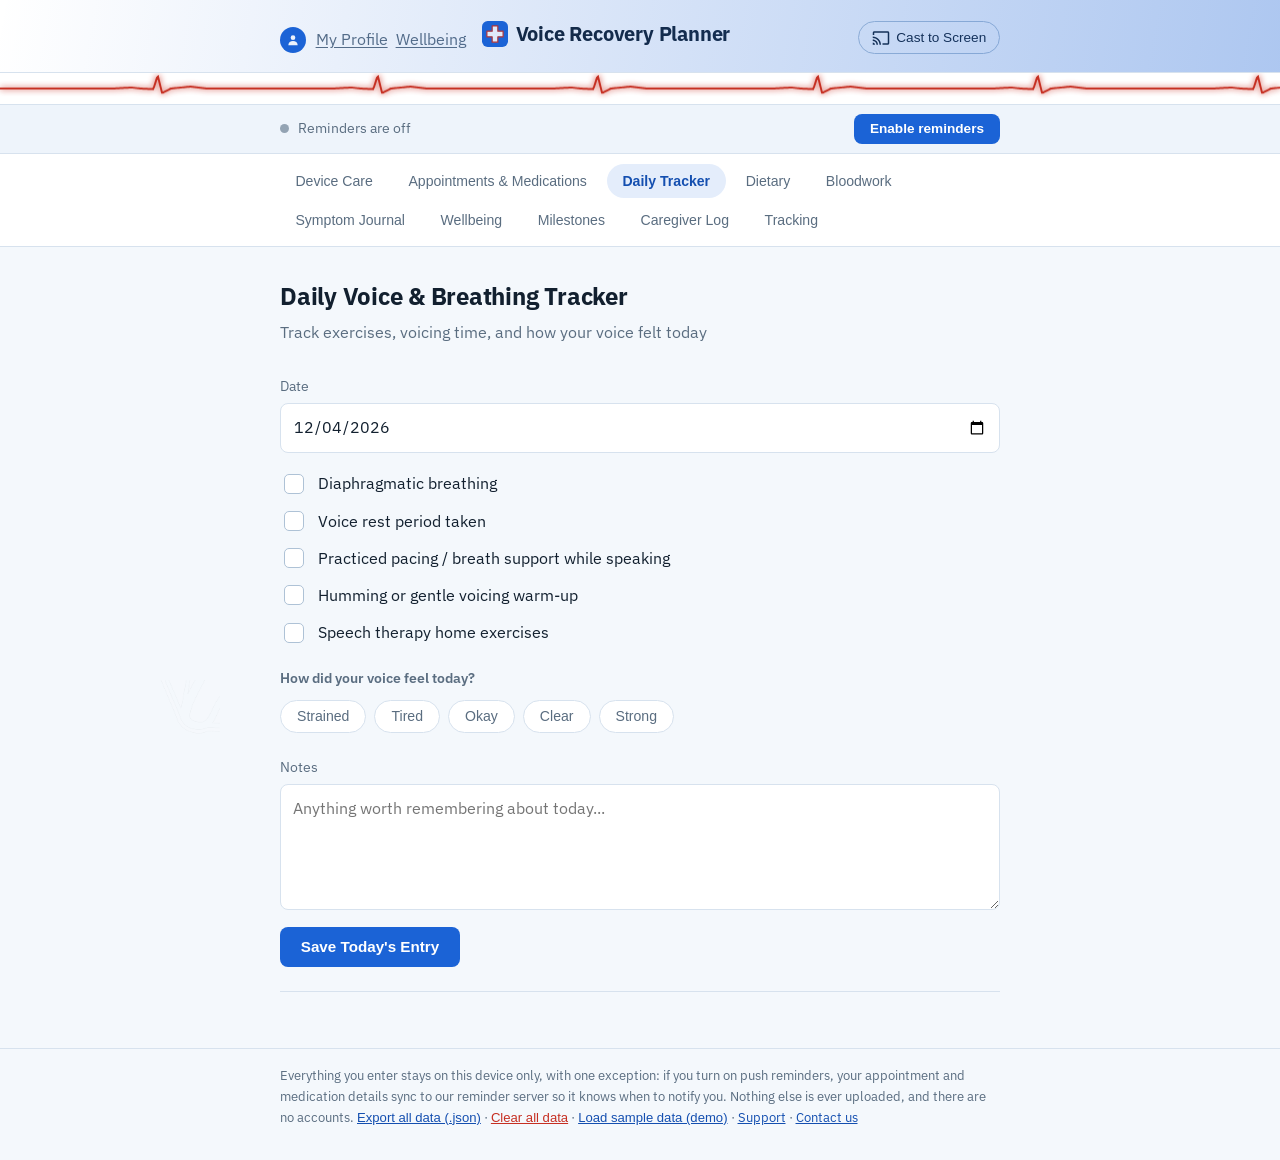
<file: index.html>
<!doctype html>
<html lang="en">
<head>
<meta charset="UTF-8">
<meta name="viewport" content="width=device-width, initial-scale=1.0">
<title>Voice Recovery Planner</title>
<meta name="description" content="A daily companion app for life after laryngectomy — voice tracking, device care, appointments, medications, and recovery milestones.">
<link rel="icon" type="image/svg+xml" href="favicon.svg">
<link rel="preconnect" href="https://fonts.googleapis.com">
<link rel="preconnect" href="https://fonts.gstatic.com" crossorigin>
<link href="https://fonts.googleapis.com/css2?family=IBM+Plex+Mono:wght@400;500;600&family=IBM+Plex+Sans:wght@400;500;600;700&display=swap" rel="stylesheet">
<link rel="stylesheet" href="style.css?v=20">
</head>
<body>

<header class="app-header">
  <div class="wrap">
    <div class="profile-lockup">
      <button class="avatar profile-nav-link" data-jump="profile" aria-label="My Profile">
        <svg width="14" height="14" viewBox="0 0 24 24" aria-hidden="true">
          <circle cx="12" cy="8" r="4" fill="currentColor"/>
          <path d="M4,21 C4,16 7.5,13.5 12,13.5 C16.5,13.5 20,16 20,21" fill="currentColor"/>
        </svg>
      </button>
      <nav class="profile-nav">
        <button class="profile-nav-link" data-jump="profile">My Profile</button>
        <button class="profile-nav-link" data-jump="wellbeing">Wellbeing</button>
      </nav>
    </div>
    <span class="logo-lockup">
      <svg width="26" height="26" viewBox="0 0 64 64" aria-hidden="true">
        <rect width="64" height="64" rx="14" fill="var(--accent)"/>
        <path d="M25,12 H39 V25 H52 V39 H39 V52 H25 V39 H12 V25 H25 Z"
              fill="#ffffff" stroke="var(--heartbeat)" stroke-width="3" stroke-linejoin="round"/>
      </svg>
      <span class="title">Voice Recovery Planner</span>
    </span>
    <button type="button" id="cast-btn" class="cast-btn" aria-haspopup="dialog">
      <svg width="18" height="18" viewBox="0 0 24 24" aria-hidden="true">
        <path fill="currentColor" d="M1 18v3h3c0-1.66-1.34-3-3-3zm0-4v2c2.76 0 5 2.24 5 5h2c0-3.87-3.13-7-7-7zm0-4v2c4.97 0 9 4.03 9 9h2c0-6.08-4.93-11-11-11zm20-7H3c-1.1 0-2 .9-2 2v3h2V5h18v14h-7v2h7c1.1 0 2-.9 2-2V5c0-1.1-.9-2-2-2z"/>
      </svg>
      <span>Cast to Screen</span>
    </button>
  </div>
</header>

<div id="cast-popover" class="cast-popover" hidden>
  <div class="cast-popover-inner">
    <button type="button" id="cast-popover-close" class="cast-popover-close" aria-label="Close">&times;</button>
    <h3>Cast this page to a TV</h3>
    <p>Your browser can send this tab to any Chromecast, smart TV, or streaming stick on the same Wi-Fi:</p>
    <ol>
      <li>Look for the <strong>Cast icon</strong> in your browser's address bar (or open the <strong>&#8942;</strong> menu and choose <strong>Cast...</strong>)</li>
      <li>Pick your TV or device from the list</li>
      <li>This tab will mirror to the screen &mdash; everything stays live as you use the app</li>
    </ol>
  </div>
</div>
<canvas id="ecg-canvas"></canvas>

<div class="reminders-bar">
  <div class="wrap">
    <span class="status-line">
      <span id="reminders-dot" class="status-dot"></span>
      <span id="reminders-status">Reminders are off</span>
    </span>
    <button id="reminders-toggle" class="save-btn small">Enable reminders</button>
  </div>
</div>

<nav class="tabs">
  <div class="wrap tabs-scroll">
    <button class="tab tab-hidden" data-tab="profile">Profile</button>
    <button class="tab" data-tab="device">Device Care</button>
    <button class="tab" data-tab="appointments">Appointments &amp; Medications</button>
    <button class="tab active" data-tab="daily">Daily Tracker</button>
    <button class="tab" data-tab="dietary">Dietary</button>
    <button class="tab" data-tab="bloodwork">Bloodwork</button>
    <button class="tab" data-tab="journal">Symptom Journal</button>
    <button class="tab" data-tab="wellbeing">Wellbeing</button>
    <button class="tab" data-tab="milestones">Milestones</button>
    <button class="tab" data-tab="caregiver">Caregiver Log</button>
    <button class="tab" data-tab="tracking">Tracking</button>
  </div>
</nav>

<main class="wrap">

  <!-- PROFILE -->
  <section id="profile" class="panel">
    <h2>Profile</h2>
    <p class="subtitle">Background info worth having on hand — for new providers, or for you to look back on</p>

    <label class="field">Name <span class="field-optional">(optional — only used on the printed report)</span>
      <input type="text" id="profile-name" placeholder="Your name">
    </label>

    <p class="field-label">What led to your voice loss?</p>
    <div class="pill-group" id="profile-cause" data-group="profile-cause">
      <button data-value="Total Laryngectomy">Total Laryngectomy</button>
      <button data-value="Partial Laryngectomy">Partial Laryngectomy</button>
      <button data-value="Tracheostomy only">Tracheostomy only</button>
      <button data-value="Vocal Cord Paralysis">Vocal Cord Paralysis</button>
      <button data-value="Glossectomy / Oral Cancer Surgery">Glossectomy / Oral Cancer Surgery</button>
      <button data-value="ALS / Neurological">ALS / Neurological</button>
      <button data-value="Other">Other</button>
    </div>

    <label class="field">Diagnosis date
      <input type="date" id="profile-diagnosis-date">
    </label>
    <label class="field">Surgery / procedure date
      <input type="date" id="profile-surgery-date">
    </label>
    <label class="field">Tracheostomy date <span class="field-optional">(if different from surgery date)</span>
      <input type="date" id="profile-tracheostomy-date">
    </label>

    <p class="field-label">Current primary way you communicate</p>
    <div class="pill-group" id="profile-communication" data-group="profile-communication">
      <button data-value="Voice device (TEP)">Voice device (TEP)</button>
      <button data-value="Electrolarynx">Electrolarynx</button>
      <button data-value="Esophageal Speech">Esophageal Speech</button>
      <button data-value="ASL">ASL</button>
      <button data-value="Writing / notes app">Writing / notes app</button>
      <button data-value="Text-to-speech app">Text-to-speech app</button>
      <button data-value="Gestures">Gestures</button>
      <button data-value="Still learning">Still learning</button>
      <button data-value="Other">Other</button>
    </div>

    <label class="field">ENT / surgeon name &amp; phone
      <input type="text" id="profile-ent" placeholder="Dr. name, phone number">
    </label>
    <label class="field">Speech-language pathologist (SLP) name &amp; phone
      <input type="text" id="profile-slp" placeholder="Name, phone number">
    </label>
    <label class="field">Anything else your care team should know
      <textarea id="profile-notes" rows="4" placeholder="Allergies, other conditions, anything a new provider should know right away..."></textarea>
    </label>
    <button class="save-btn" data-save="profile">Save Profile</button>
  </section>

  <!-- DAILY VOICE & BREATHING TRACKER -->
  <section id="daily" class="panel active">
    <h2>Daily Voice &amp; Breathing Tracker</h2>
    <p class="subtitle">Track exercises, voicing time, and how your voice felt today</p>
    <label class="field">Date
      <input type="date" id="daily-date">
    </label>
    <div class="checklist" id="daily-checklist">
      <label><input type="checkbox" data-key="daily-diaphragmatic"> Diaphragmatic breathing</label>
      <label><input type="checkbox" data-key="daily-restperiod"> Voice rest period taken</label>
      <label><input type="checkbox" data-key="daily-pacing"> Practiced pacing / breath support while speaking</label>
      <label><input type="checkbox" data-key="daily-humming"> Humming or gentle voicing warm-up</label>
      <label><input type="checkbox" data-key="daily-therapy"> Speech therapy home exercises</label>
    </div>
    <p class="field-label">How did your voice feel today?</p>
    <div class="pill-group" id="daily-scale" data-group="daily-feel">
      <button data-value="Strained">Strained</button>
      <button data-value="Tired">Tired</button>
      <button data-value="Okay">Okay</button>
      <button data-value="Clear">Clear</button>
      <button data-value="Strong">Strong</button>
    </div>
    <label class="field">Notes
      <textarea id="daily-notes" rows="4" placeholder="Anything worth remembering about today..."></textarea>
    </label>
    <button class="save-btn" data-save="daily">Save Today's Entry</button>
    <div class="history" id="daily-history"></div>
  </section>

  <!-- DEVICE CARE SCHEDULE -->
  <section id="device" class="panel">
    <h2>Voice Device Care Schedule</h2>
    <p class="subtitle">Daily cleaning, weekly refurbishing, and resupply — never miss a step</p>

    <p class="field-label">Which device(s) do you use?</p>
    <div class="checklist" id="device-type-checklist">
      <label><input type="checkbox" data-key="devicetype-laryngectomy"> Laryngectomy (stoma / HME)</label>
      <label><input type="checkbox" data-key="devicetype-larytube"> Laryngectomy tube (lary tube)</label>
      <label><input type="checkbox" data-key="devicetype-tep"> TEP (voice prosthesis)</label>
      <label><input type="checkbox" data-key="devicetype-avavoice"> Ava Voice</label>
      <label><input type="checkbox" data-key="devicetype-mira"> Mira</label>
      <label><input type="checkbox" data-key="devicetype-electrolarynx"> Electrolarynx</label>
    </div>

    <div class="card">
      <h3>Today</h3>
      <label><input type="checkbox" id="device-cleaned-today"> Cleaned overnight (before bed)</label>
    </div>

    <div class="card">
      <h3>This Week</h3>
      <div class="week-grid" id="device-week"></div>
    </div>

    <div class="card">
      <h3>Stoma Care</h3>
      <div class="checklist" id="stoma-care-checklist">
        <label><input type="checkbox" data-key="stomacare-hme"> HME / filter changed</label>
        <label><input type="checkbox" data-key="stomacare-cleaned"> Stoma cleaned</label>
        <label><input type="checkbox" data-key="stomacare-seal"> Baseplate / adhesive seal checked</label>
        <label><input type="checkbox" data-key="stomacare-humidification"> Humidification used</label>
        <label><input type="checkbox" data-key="stomacare-mucus"> Checked for excess mucus / crusting</label>
        <label><input type="checkbox" data-key="stomacare-cover"> Stoma cover / bib worn</label>
      </div>
    </div>

    <div class="card hidden" id="device-larytube-card">
      <h3>Lary Tube Details</h3>
      <label class="field">Lary tube size
        <input type="text" id="device-larytube-size" placeholder="e.g. 8mm diameter, or brand/model">
      </label>
    </div>

    <div class="card hidden" id="device-electrolarynx-card">
      <h3>Electrolarynx Details</h3>
      <label class="field">Battery last charged / replaced
        <input type="date" id="device-electrolarynx-battery">
      </label>
    </div>

    <div class="card">
      <h3>Every 6 Months</h3>
      <label class="field">Last resupply ordered
        <input type="date" id="device-last-resupply">
      </label>
      <label class="field">Next resupply due
        <input type="date" id="device-next-resupply">
      </label>
    </div>

    <div class="card hidden" id="device-membrane-card">
      <h3>Membrane Replacement (Ava Voice / Mira)</h3>
      <label class="field">Last replaced
        <input type="date" id="device-last-membrane">
      </label>
      <label class="field">Next due
        <input type="date" id="device-next-membrane">
      </label>
    </div>

    <div class="card hidden" id="device-unit-card">
      <h3>Unit Replacement (Ava Voice / Mira)</h3>
      <label class="field">Last replaced
        <input type="date" id="device-last-unit">
      </label>
      <label class="field">Next due
        <input type="date" id="device-next-unit">
      </label>
    </div>

    <label class="field">Device issue notes
      <textarea id="device-notes" rows="4" placeholder="Any issues with the device this week..."></textarea>
    </label>
    <button class="save-btn" data-save="device">Save</button>
  </section>

  <!-- DIETARY -->
  <section id="dietary" class="panel">
    <h2>Dietary</h2>
    <p class="subtitle">Track how you're getting nutrition today — by mouth, feeding tube, or IV</p>
    <label class="field">Date
      <input type="date" id="dietary-date">
    </label>
    <p class="field-label">Feeding method today</p>
    <div class="checklist" id="dietary-checklist">
      <label><input type="checkbox" data-key="dietary-mouth"> Feeding by mouth</label>
      <label><input type="checkbox" data-key="dietary-tube"> Feeding tube</label>
      <label><input type="checkbox" data-key="dietary-iv"> IV</label>
    </div>
    <label class="field">Notes (what/how much, tolerance, any issues)
      <textarea id="dietary-notes" rows="4" placeholder="What you ate or how feeding went today..."></textarea>
    </label>
    <button class="save-btn" data-save="dietary">Save Today's Entry</button>
    <div class="history" id="dietary-history"></div>
  </section>

  <!-- BLOODWORK -->
  <section id="bloodwork" class="panel">
    <h2>Bloodwork Tracking</h2>
    <p class="subtitle">Focused on anemia, thyroid, and vitamin/mineral/kidney (renal) function</p>
    <p class="field-label">Common tests worth asking your doctor about</p>
    <div class="checklist" id="bloodwork-checklist">
      <label><input type="checkbox" data-key="bloodwork-hgb"> Hemoglobin / Hematocrit (anemia)</label>
      <label><input type="checkbox" data-key="bloodwork-iron"> Iron / Ferritin</label>
      <label><input type="checkbox" data-key="bloodwork-b12"> Vitamin B12 / Folate</label>
      <label><input type="checkbox" data-key="bloodwork-vitd"> Vitamin D</label>
      <label><input type="checkbox" data-key="bloodwork-calcmag"> Calcium / Magnesium / Zinc</label>
      <label><input type="checkbox" data-key="bloodwork-tsh"> Thyroid function (TSH)</label>
      <label><input type="checkbox" data-key="bloodwork-renal"> Creatinine / eGFR / BUN (kidney/renal function)</label>
      <label><input type="checkbox" data-key="bloodwork-electrolytes"> Potassium / Sodium</label>
    </div>
    <div class="table-scroll">
      <table class="log-table" id="bloodwork-table">
        <thead><tr><th>Date</th><th>Test</th><th>Result</th><th>Normal range</th><th>Notes</th><th></th></tr></thead>
        <tbody></tbody>
      </table>
    </div>
    <button class="add-row-btn" data-add="bloodwork">+ Add result</button>
  </section>

  <!-- APPOINTMENTS & MEDICATIONS -->
  <section id="appointments" class="panel">
    <h2>Appointments &amp; Medications</h2>
    <p class="subtitle">ENT, oncology, speech-language pathology, and primary care — plus what you take, when, and any side effects</p>

    <h3>Appointments</h3>
    <div class="table-scroll">
      <table class="log-table" id="appointments-table">
        <thead><tr><th>Date</th><th>Provider / Type</th><th>Reason</th><th>Follow-up?</th><th></th></tr></thead>
        <tbody></tbody>
      </table>
    </div>
    <button class="add-row-btn" data-add="appointments">+ Add appointment</button>

    <h3>Medications</h3>
    <div class="table-scroll">
      <table class="log-table" id="medications-table">
        <thead><tr><th>Medication</th><th>Dose</th><th>Time</th><th>Taken</th><th>Notes</th><th></th></tr></thead>
        <tbody></tbody>
      </table>
    </div>
    <button class="add-row-btn" data-add="medications">+ Add medication</button>

    <h3>Calendar</h3>
    <p class="subtitle">Your appointment dates at a glance</p>
    <div class="calendar-widget">
      <div class="calendar-header">
        <button type="button" id="cal-prev" class="link-btn" aria-label="Previous month">&#8249;</button>
        <span id="cal-month-label" class="calendar-month-label"></span>
        <button type="button" id="cal-next" class="link-btn" aria-label="Next month">&#8250;</button>
      </div>
      <div class="calendar-weekdays">
        <span>Sun</span><span>Mon</span><span>Tue</span><span>Wed</span><span>Thu</span><span>Fri</span><span>Sat</span>
      </div>
      <div class="calendar-grid" id="cal-grid"></div>
      <div class="calendar-day-detail" id="cal-day-detail"></div>
    </div>
  </section>

  <!-- SYMPTOM JOURNAL -->
  <section id="journal" class="panel">
    <h2>Symptom &amp; Side-Effect Journal</h2>
    <p class="subtitle">One entry per day — track what you notice and how it changes</p>
    <label class="field">Date
      <input type="date" id="journal-date">
    </label>
    <label class="field">What did you notice?
      <textarea id="journal-noticed" rows="3"></textarea>
    </label>
    <p class="field-label">Severity</p>
    <div class="pill-group" id="journal-severity" data-group="journal-severity">
      <button data-value="Mild">Mild</button>
      <button data-value="Moderate">Moderate</button>
      <button data-value="Concerning">Concerning</button>
      <button data-value="Call the doctor">Call the doctor</button>
    </div>
    <label class="field">What helped?
      <textarea id="journal-helped" rows="3"></textarea>
    </label>
    <p class="field-label">Red flags to watch for (per your care team's guidance)</p>
    <div class="checklist">
      <label><input type="checkbox" data-key="journal-flag-1"> Fever, unusual pain, or swelling around the stoma</label>
      <label><input type="checkbox" data-key="journal-flag-2"> Sudden change in breathing or difficulty clearing secretions</label>
      <label><input type="checkbox" data-key="journal-flag-3"> Signs of infection or bleeding</label>
    </div>
    <button class="save-btn" data-save="journal">Save Entry</button>
    <div class="history" id="journal-history"></div>
  </section>

  <!-- WELLBEING -->
  <section id="wellbeing" class="panel">
    <h2>Emotional Wellbeing</h2>
    <p class="subtitle">Whatever led here — an accident, cancer, or anything else — adjusting to a new voice or a new life is part of recovery too</p>

    <div class="resource-card">
      <h3>If you're in crisis right now</h3>
      <ul>
        <li><strong>Call or text 988</strong> — Suicide &amp; Crisis Lifeline, free and available 24/7. Texting works when speaking is hard.</li>
        <li><strong>Text HOME to 741741</strong> — Crisis Text Line, 24/7, text-only.</li>
        <li><strong>Call 911</strong> or go to your nearest ER for a medical emergency.</li>
      </ul>
      <h3>More support</h3>
      <ul>
        <li>American Cancer Society 24/7 Helpline — 1-800-227-2345</li>
        <li>CancerCare (free counseling &amp; support groups) — 1-800-813-4673</li>
        <li>NAMI HelpLine (mental health, any cause) — 1-800-950-6264</li>
        <li>WebWhispers — free online community for laryngectomees (webwhispers.org)</li>
        <li>SPOHNC — Support for People with Oral and Head and Neck Cancer (spohnc.org)</li>
      </ul>
      <p class="resource-note">This app doesn't replace professional care. If you're worried, reach out to your care team or one of the resources above.</p>
    </div>

    <label class="field">Date
      <input type="date" id="wellbeing-date">
    </label>

    <p class="field-label">Overall mood today</p>
    <div class="pill-group" id="wellbeing-mood" data-group="wellbeing-mood">
      <button data-value="Struggling">Struggling</button>
      <button data-value="Low">Low</button>
      <button data-value="Okay">Okay</button>
      <button data-value="Good">Good</button>
      <button data-value="Strong">Strong</button>
    </div>

    <p class="field-label">What's weighing on you today?</p>
    <div class="checklist" id="wellbeing-weighing-checklist">
      <label><input type="checkbox" data-key="wellbeing-weighing-isolation"> Isolation or loneliness</label>
      <label><input type="checkbox" data-key="wellbeing-weighing-grief"> Grief about the changes</label>
      <label><input type="checkbox" data-key="wellbeing-weighing-anxiety"> Anxiety about health or scans</label>
      <label><input type="checkbox" data-key="wellbeing-weighing-communication"> Frustration communicating</label>
      <label><input type="checkbox" data-key="wellbeing-weighing-recurrence"> Fear of recurrence</label>
      <label><input type="checkbox" data-key="wellbeing-weighing-bodyimage"> Body image</label>
      <label><input type="checkbox" data-key="wellbeing-weighing-financial"> Financial stress</label>
      <label><input type="checkbox" data-key="wellbeing-weighing-sleep"> Sleep trouble</label>
      <label><input type="checkbox" data-key="wellbeing-weighing-relationship"> Relationship strain</label>
      <label><input type="checkbox" data-key="wellbeing-weighing-other"> Other</label>
    </div>

    <p class="field-label">What helped today?</p>
    <div class="checklist" id="wellbeing-helped-checklist">
      <label><input type="checkbox" data-key="wellbeing-helped-talked"> Talked with someone</label>
      <label><input type="checkbox" data-key="wellbeing-helped-group"> Support group</label>
      <label><input type="checkbox" data-key="wellbeing-helped-therapy"> Therapy or counseling</label>
      <label><input type="checkbox" data-key="wellbeing-helped-meditation"> Meditation or prayer</label>
      <label><input type="checkbox" data-key="wellbeing-helped-activity"> Physical activity</label>
      <label><input type="checkbox" data-key="wellbeing-helped-creative"> Creative outlet</label>
      <label><input type="checkbox" data-key="wellbeing-helped-rest"> Rest</label>
      <label><input type="checkbox" data-key="wellbeing-helped-outdoors"> Time outdoors</label>
      <label><input type="checkbox" data-key="wellbeing-helped-other"> Other</label>
    </div>

    <label class="field">One good thing about today
      <textarea id="wellbeing-good-thing" rows="2" placeholder="Even something small counts..."></textarea>
    </label>
    <label class="field">Notes
      <textarea id="wellbeing-notes" rows="4" placeholder="Whatever's on your mind..."></textarea>
    </label>

    <p class="field-label">Please check in with your care team or a crisis line above if you notice</p>
    <div class="checklist">
      <label><input type="checkbox" data-key="wellbeing-flag-1"> Thoughts of harming yourself or ending your life</label>
      <label><input type="checkbox" data-key="wellbeing-flag-2"> Overwhelming hopelessness</label>
      <label><input type="checkbox" data-key="wellbeing-flag-3"> Can't get out of bed or function day to day</label>
      <label><input type="checkbox" data-key="wellbeing-flag-4"> Using alcohol or drugs to cope</label>
      <label><input type="checkbox" data-key="wellbeing-flag-5"> Withdrawing from everyone</label>
    </div>

    <button class="save-btn" data-save="wellbeing">Save Entry</button>
    <div class="history" id="wellbeing-history"></div>
  </section>

  <!-- MILESTONES -->
  <section id="milestones" class="panel">
    <h2>Recovery Milestones</h2>
    <p class="subtitle">Recovery isn't linear — mark the wins, however small</p>
    <div class="milestone-list" id="milestone-list"></div>
  </section>

  <!-- CAREGIVER LOG -->
  <section id="caregiver" class="panel">
    <h2>Caregiver Communication Log</h2>
    <p class="subtitle">For the people around you — what works, what to try, what to avoid</p>
    <label class="field">Date
      <input type="date" id="caregiver-date">
    </label>
    <p class="field-label">Communication method used today</p>
    <div class="pill-group" id="caregiver-method" data-group="caregiver-method">
      <button data-value="Voice device">Voice device</button>
      <button data-value="TEP">TEP</button>
      <button data-value="Electrolarynx">Electrolarynx</button>
      <button data-value="Esophageal Speech">Esophageal Speech</button>
      <button data-value="ASL">ASL</button>
      <button data-value="Writing / notes app">Writing / notes app</button>
      <button data-value="Gestures">Gestures</button>
      <button data-value="Text-to-speech app">Text-to-speech app</button>
      <button data-value="Other">Other</button>
    </div>
    <label class="field">What worked well this week
      <textarea id="caregiver-worked" rows="3"></textarea>
    </label>
    <label class="field">What was frustrating or hard to communicate
      <textarea id="caregiver-hard" rows="3"></textarea>
    </label>
    <label class="field">One thing to try differently next week
      <textarea id="caregiver-try" rows="3"></textarea>
    </label>
    <button class="save-btn" data-save="caregiver">Save Entry</button>
    <div class="history" id="caregiver-history"></div>
  </section>

  <!-- TRACKING -->
  <section id="tracking" class="panel">
    <h2>Tracking &amp; Reports</h2>
    <p class="subtitle">A visual summary of everything you've logged — built to share with your SLP or care team</p>

    <div class="profile-summary" id="tracking-profile"></div>

    <div class="stat-tiles" id="tracking-stats"></div>

    <div class="chart-card">
      <h3>Voice quality — last 14 entries</h3>
      <div class="chart-wrap" id="chart-voice"></div>
      <details class="chart-table"><summary>View as table</summary><div id="chart-voice-table"></div></details>
    </div>

    <div class="chart-card">
      <h3>Emotional wellbeing — last 14 entries</h3>
      <div class="chart-wrap" id="chart-wellbeing"></div>
      <details class="chart-table"><summary>View as table</summary><div id="chart-wellbeing-table"></div></details>
    </div>

    <div class="chart-card">
      <h3>Medication adherence</h3>
      <div class="chart-wrap" id="chart-meds"></div>
      <details class="chart-table"><summary>View as table</summary><div id="chart-meds-table"></div></details>
    </div>

    <div class="chart-card">
      <h3>Symptom severity breakdown</h3>
      <div class="chart-wrap" id="chart-severity"></div>
      <details class="chart-table"><summary>View as table</summary><div id="chart-severity-table"></div></details>
    </div>

    <div class="chart-card">
      <h3>Recovery milestones progress</h3>
      <div class="chart-wrap" id="chart-milestones"></div>
      <details class="chart-table"><summary>View as table</summary><div id="chart-milestones-table"></div></details>
    </div>

    <button class="save-btn no-print" id="print-tracking-btn">Print / Save as PDF for your care team</button>
  </section>

</main>

<footer class="app-footer">
  <div class="wrap">
    <p>Everything you enter stays on this device only, with one exception: if you turn on push
      reminders, your appointment and medication details sync to our reminder server so it knows
      when to notify you. Nothing else is ever uploaded, and there are no accounts.
      <button id="export-btn" class="link-btn">Export all data (.json)</button> ·
      <button id="clear-btn" class="link-btn danger">Clear all data</button> ·
      <button id="sample-data-btn" class="link-btn">Load sample data (demo)</button> ·
      <a class="link-btn" href="mailto:supaflux5@gmail.com">Support</a> ·
      <a class="link-btn" href="mailto:benwatsonvideo@gmail.com">Contact us</a>
    </p>
  </div>
</footer>

<div class="brand-mark-clip"><img src="arabesque-mark-bw.png" alt="" class="brand-mark" aria-hidden="true"></div>

<script src="sample-data.js"></script>
<script src="ecg.js"></script>
<script src="reminders.js"></script>
<script src="app.js"></script>
<script src="tracking.js"></script>
</body>
</html>
</file>
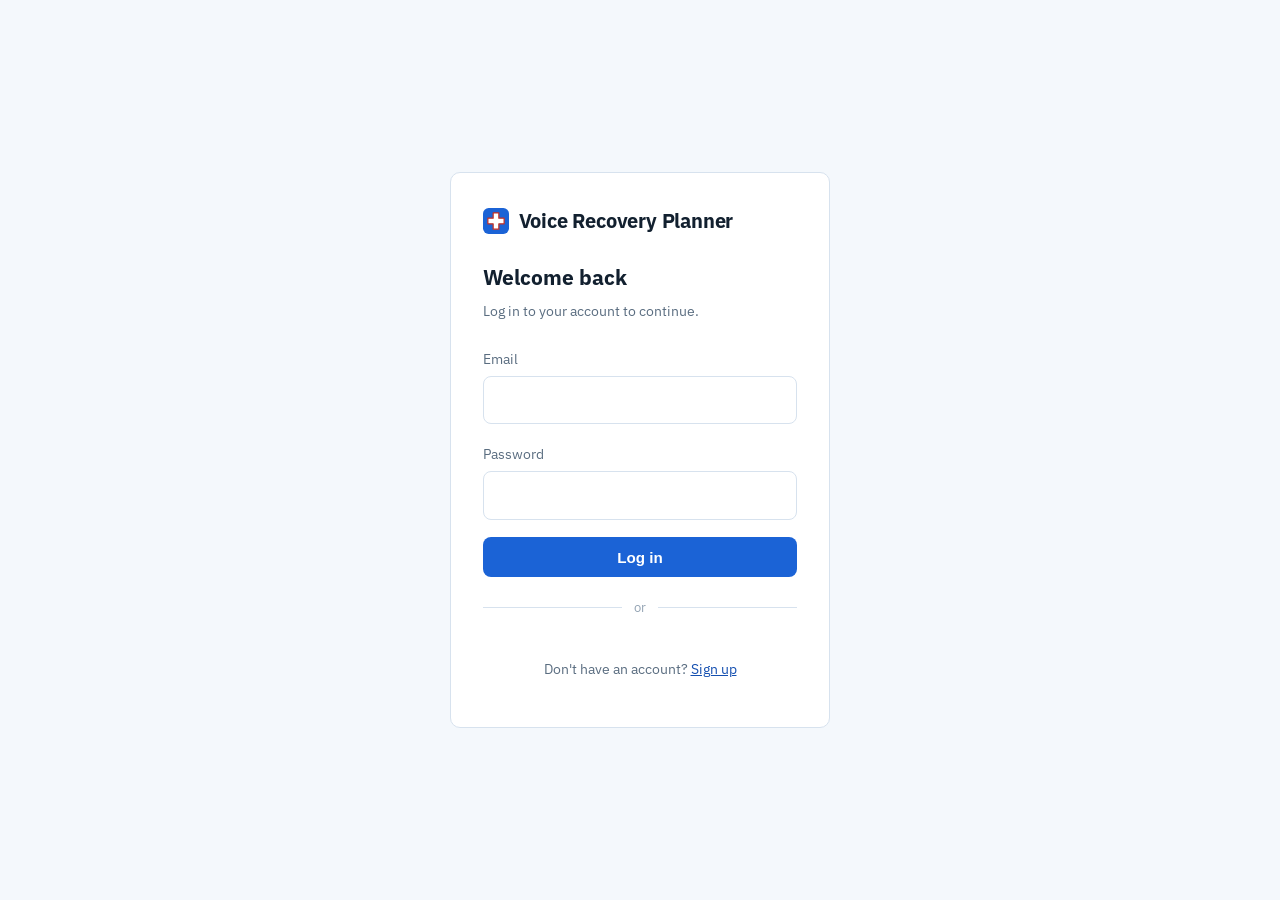
<file: account/index.html>
<!doctype html>
<html lang="en">
<head>
<meta charset="UTF-8">
<meta name="viewport" content="width=device-width, initial-scale=1.0">
<title>Voice Recovery Planner</title>
<meta name="description" content="A daily companion app for life after laryngectomy — voice tracking, device care, appointments, medications, and recovery milestones.">
<link rel="icon" type="image/svg+xml" href="favicon.svg">
<link rel="preconnect" href="https://fonts.googleapis.com">
<link rel="preconnect" href="https://fonts.gstatic.com" crossorigin>
<link href="https://fonts.googleapis.com/css2?family=IBM+Plex+Mono:wght@400;500;600&family=IBM+Plex+Sans:wght@400;500;600;700&display=swap" rel="stylesheet">
<link rel="stylesheet" href="style.css?v=20">
<script>
  if (!localStorage.getItem("vrpAccountToken")) {
    location.href = "login.html";
  }
</script>
</head>
<body>

<header class="app-header">
  <div class="wrap">
    <div class="profile-lockup">
      <button class="avatar profile-nav-link" data-jump="profile" aria-label="My Profile">
        <svg width="14" height="14" viewBox="0 0 24 24" aria-hidden="true">
          <circle cx="12" cy="8" r="4" fill="currentColor"/>
          <path d="M4,21 C4,16 7.5,13.5 12,13.5 C16.5,13.5 20,16 20,21" fill="currentColor"/>
        </svg>
      </button>
      <nav class="profile-nav">
        <button class="profile-nav-link" data-jump="profile">My Profile</button>
        <button class="profile-nav-link" data-jump="wellbeing">Wellbeing</button>
        <button class="profile-nav-link" id="header-logout-btn">Log out</button>
      </nav>
    </div>
    <span class="logo-lockup">
      <svg width="26" height="26" viewBox="0 0 64 64" aria-hidden="true">
        <rect width="64" height="64" rx="14" fill="var(--accent)"/>
        <path d="M25,12 H39 V25 H52 V39 H39 V52 H25 V39 H12 V25 H25 Z"
              fill="#ffffff" stroke="var(--heartbeat)" stroke-width="3" stroke-linejoin="round"/>
      </svg>
      <span class="title">Voice Recovery Planner</span>
    </span>
  </div>
</header>
<canvas id="ecg-canvas"></canvas>

<div class="reminders-bar">
  <div class="wrap">
    <span class="status-line">
      <span id="reminders-dot" class="status-dot"></span>
      <span id="reminders-status">Reminders are off</span>
    </span>
    <button id="reminders-toggle" class="save-btn small">Enable reminders</button>
  </div>
</div>

<nav class="tabs">
  <div class="wrap tabs-scroll">
    <button class="tab tab-hidden" data-tab="profile">Profile</button>
    <button class="tab" data-tab="device">Device Care</button>
    <button class="tab" data-tab="appointments">Appointments &amp; Medications</button>
    <button class="tab active" data-tab="daily">Daily Tracker</button>
    <button class="tab" data-tab="dietary">Dietary</button>
    <button class="tab" data-tab="bloodwork">Bloodwork</button>
    <button class="tab" data-tab="journal">Symptom Journal</button>
    <button class="tab" data-tab="wellbeing">Wellbeing</button>
    <button class="tab" data-tab="milestones">Milestones</button>
    <button class="tab" data-tab="caregiver">Caregiver Log</button>
    <button class="tab" data-tab="tracking">Tracking</button>
  </div>
</nav>

<main class="wrap">

  <!-- PROFILE -->
  <section id="profile" class="panel">
    <h2>Profile</h2>
    <p class="subtitle">Background info worth having on hand — for new providers, or for you to look back on</p>

    <label class="field">Name <span class="field-optional">(optional — only used on the printed report)</span>
      <input type="text" id="profile-name" placeholder="Your name">
    </label>

    <p class="field-label">What led to your voice loss?</p>
    <div class="pill-group" id="profile-cause" data-group="profile-cause">
      <button data-value="Total Laryngectomy">Total Laryngectomy</button>
      <button data-value="Partial Laryngectomy">Partial Laryngectomy</button>
      <button data-value="Tracheostomy only">Tracheostomy only</button>
      <button data-value="Vocal Cord Paralysis">Vocal Cord Paralysis</button>
      <button data-value="Glossectomy / Oral Cancer Surgery">Glossectomy / Oral Cancer Surgery</button>
      <button data-value="ALS / Neurological">ALS / Neurological</button>
      <button data-value="Other">Other</button>
    </div>

    <label class="field">Diagnosis date
      <input type="date" id="profile-diagnosis-date">
    </label>
    <label class="field">Surgery / procedure date
      <input type="date" id="profile-surgery-date">
    </label>
    <label class="field">Tracheostomy date <span class="field-optional">(if different from surgery date)</span>
      <input type="date" id="profile-tracheostomy-date">
    </label>

    <p class="field-label">Current primary way you communicate</p>
    <div class="pill-group" id="profile-communication" data-group="profile-communication">
      <button data-value="Voice device (TEP)">Voice device (TEP)</button>
      <button data-value="Electrolarynx">Electrolarynx</button>
      <button data-value="Esophageal Speech">Esophageal Speech</button>
      <button data-value="ASL">ASL</button>
      <button data-value="Writing / notes app">Writing / notes app</button>
      <button data-value="Text-to-speech app">Text-to-speech app</button>
      <button data-value="Gestures">Gestures</button>
      <button data-value="Still learning">Still learning</button>
      <button data-value="Other">Other</button>
    </div>

    <label class="field">ENT / surgeon name &amp; phone
      <input type="text" id="profile-ent" placeholder="Dr. name, phone number">
    </label>
    <label class="field">Speech-language pathologist (SLP) name &amp; phone
      <input type="text" id="profile-slp" placeholder="Name, phone number">
    </label>
    <label class="field">Anything else your care team should know
      <textarea id="profile-notes" rows="4" placeholder="Allergies, other conditions, anything a new provider should know right away..."></textarea>
    </label>
    <button class="save-btn" data-save="profile">Save Profile</button>
  </section>

  <!-- DAILY VOICE & BREATHING TRACKER -->
  <section id="daily" class="panel active">
    <h2>Daily Voice &amp; Breathing Tracker</h2>
    <p class="subtitle">Track exercises, voicing time, and how your voice felt today</p>
    <label class="field">Date
      <input type="date" id="daily-date">
    </label>
    <div class="checklist" id="daily-checklist">
      <label><input type="checkbox" data-key="daily-diaphragmatic"> Diaphragmatic breathing</label>
      <label><input type="checkbox" data-key="daily-restperiod"> Voice rest period taken</label>
      <label><input type="checkbox" data-key="daily-pacing"> Practiced pacing / breath support while speaking</label>
      <label><input type="checkbox" data-key="daily-humming"> Humming or gentle voicing warm-up</label>
      <label><input type="checkbox" data-key="daily-therapy"> Speech therapy home exercises</label>
    </div>
    <p class="field-label">How did your voice feel today?</p>
    <div class="pill-group" id="daily-scale" data-group="daily-feel">
      <button data-value="Strained">Strained</button>
      <button data-value="Tired">Tired</button>
      <button data-value="Okay">Okay</button>
      <button data-value="Clear">Clear</button>
      <button data-value="Strong">Strong</button>
    </div>
    <label class="field">Notes
      <textarea id="daily-notes" rows="4" placeholder="Anything worth remembering about today..."></textarea>
    </label>
    <button class="save-btn" data-save="daily">Save Today's Entry</button>
    <div class="history" id="daily-history"></div>
  </section>

  <!-- DEVICE CARE SCHEDULE -->
  <section id="device" class="panel">
    <h2>Voice Device Care Schedule</h2>
    <p class="subtitle">Daily cleaning, weekly refurbishing, and resupply — never miss a step</p>

    <p class="field-label">Which device(s) do you use?</p>
    <div class="checklist" id="device-type-checklist">
      <label><input type="checkbox" data-key="devicetype-laryngectomy"> Laryngectomy (stoma / HME)</label>
      <label><input type="checkbox" data-key="devicetype-larytube"> Laryngectomy tube (lary tube)</label>
      <label><input type="checkbox" data-key="devicetype-tep"> TEP (voice prosthesis)</label>
      <label><input type="checkbox" data-key="devicetype-avavoice"> Ava Voice</label>
      <label><input type="checkbox" data-key="devicetype-mira"> Mira</label>
    </div>

    <div class="card">
      <h3>Today</h3>
      <label><input type="checkbox" id="device-cleaned-today"> Cleaned overnight (before bed)</label>
    </div>

    <div class="card">
      <h3>This Week</h3>
      <div class="week-grid" id="device-week"></div>
    </div>

    <div class="card">
      <h3>Stoma Care</h3>
      <div class="checklist" id="stoma-care-checklist">
        <label><input type="checkbox" data-key="stomacare-hme"> HME / filter changed</label>
        <label><input type="checkbox" data-key="stomacare-cleaned"> Stoma cleaned</label>
        <label><input type="checkbox" data-key="stomacare-seal"> Baseplate / adhesive seal checked</label>
        <label><input type="checkbox" data-key="stomacare-humidification"> Humidification used</label>
        <label><input type="checkbox" data-key="stomacare-mucus"> Checked for excess mucus / crusting</label>
        <label><input type="checkbox" data-key="stomacare-cover"> Stoma cover / bib worn</label>
      </div>
    </div>

    <div class="card hidden" id="device-larytube-card">
      <h3>Lary Tube Details</h3>
      <label class="field">Lary tube size
        <input type="text" id="device-larytube-size" placeholder="e.g. 8mm diameter, or brand/model">
      </label>
    </div>

    <div class="card">
      <h3>Every 6 Months</h3>
      <label class="field">Last resupply ordered
        <input type="date" id="device-last-resupply">
      </label>
      <label class="field">Next resupply due
        <input type="date" id="device-next-resupply">
      </label>
    </div>

    <div class="card hidden" id="device-membrane-card">
      <h3>Membrane Replacement (Ava Voice / Mira)</h3>
      <label class="field">Last replaced
        <input type="date" id="device-last-membrane">
      </label>
      <label class="field">Next due
        <input type="date" id="device-next-membrane">
      </label>
    </div>

    <div class="card hidden" id="device-unit-card">
      <h3>Unit Replacement (Ava Voice / Mira)</h3>
      <label class="field">Last replaced
        <input type="date" id="device-last-unit">
      </label>
      <label class="field">Next due
        <input type="date" id="device-next-unit">
      </label>
    </div>

    <label class="field">Device issue notes
      <textarea id="device-notes" rows="4" placeholder="Any issues with the device this week..."></textarea>
    </label>
    <button class="save-btn" data-save="device">Save</button>
  </section>

  <!-- DIETARY -->
  <section id="dietary" class="panel">
    <h2>Dietary</h2>
    <p class="subtitle">Track how you're getting nutrition today — by mouth, feeding tube, or IV</p>
    <label class="field">Date
      <input type="date" id="dietary-date">
    </label>
    <p class="field-label">Feeding method today</p>
    <div class="checklist" id="dietary-checklist">
      <label><input type="checkbox" data-key="dietary-mouth"> Feeding by mouth</label>
      <label><input type="checkbox" data-key="dietary-tube"> Feeding tube</label>
      <label><input type="checkbox" data-key="dietary-iv"> IV</label>
    </div>
    <label class="field">Notes (what/how much, tolerance, any issues)
      <textarea id="dietary-notes" rows="4" placeholder="What you ate or how feeding went today..."></textarea>
    </label>
    <button class="save-btn" data-save="dietary">Save Today's Entry</button>
    <div class="history" id="dietary-history"></div>
  </section>

  <!-- BLOODWORK -->
  <section id="bloodwork" class="panel">
    <h2>Bloodwork Tracking</h2>
    <p class="subtitle">Focused on anemia, thyroid, and vitamin/mineral/kidney (renal) function</p>
    <p class="field-label">Common tests worth asking your doctor about</p>
    <div class="checklist" id="bloodwork-checklist">
      <label><input type="checkbox" data-key="bloodwork-hgb"> Hemoglobin / Hematocrit (anemia)</label>
      <label><input type="checkbox" data-key="bloodwork-iron"> Iron / Ferritin</label>
      <label><input type="checkbox" data-key="bloodwork-b12"> Vitamin B12 / Folate</label>
      <label><input type="checkbox" data-key="bloodwork-vitd"> Vitamin D</label>
      <label><input type="checkbox" data-key="bloodwork-calcmag"> Calcium / Magnesium / Zinc</label>
      <label><input type="checkbox" data-key="bloodwork-tsh"> Thyroid function (TSH)</label>
      <label><input type="checkbox" data-key="bloodwork-renal"> Creatinine / eGFR / BUN (kidney/renal function)</label>
      <label><input type="checkbox" data-key="bloodwork-electrolytes"> Potassium / Sodium</label>
    </div>
    <div class="table-scroll">
      <table class="log-table" id="bloodwork-table">
        <thead><tr><th>Date</th><th>Test</th><th>Result</th><th>Normal range</th><th>Notes</th><th></th></tr></thead>
        <tbody></tbody>
      </table>
    </div>
    <button class="add-row-btn" data-add="bloodwork">+ Add result</button>
  </section>

  <!-- APPOINTMENTS & MEDICATIONS -->
  <section id="appointments" class="panel">
    <h2>Appointments &amp; Medications</h2>
    <p class="subtitle">ENT, oncology, speech-language pathology, and primary care — plus what you take, when, and any side effects</p>

    <h3>Appointments</h3>
    <div class="table-scroll">
      <table class="log-table" id="appointments-table">
        <thead><tr><th>Date</th><th>Provider / Type</th><th>Reason</th><th>Follow-up?</th><th></th></tr></thead>
        <tbody></tbody>
      </table>
    </div>
    <button class="add-row-btn" data-add="appointments">+ Add appointment</button>

    <h3>Medications</h3>
    <div class="table-scroll">
      <table class="log-table" id="medications-table">
        <thead><tr><th>Medication</th><th>Dose</th><th>Time</th><th>Taken</th><th>Notes</th><th></th></tr></thead>
        <tbody></tbody>
      </table>
    </div>
    <button class="add-row-btn" data-add="medications">+ Add medication</button>
  </section>

  <!-- SYMPTOM JOURNAL -->
  <section id="journal" class="panel">
    <h2>Symptom &amp; Side-Effect Journal</h2>
    <p class="subtitle">One entry per day — track what you notice and how it changes</p>
    <label class="field">Date
      <input type="date" id="journal-date">
    </label>
    <label class="field">What did you notice?
      <textarea id="journal-noticed" rows="3"></textarea>
    </label>
    <p class="field-label">Severity</p>
    <div class="pill-group" id="journal-severity" data-group="journal-severity">
      <button data-value="Mild">Mild</button>
      <button data-value="Moderate">Moderate</button>
      <button data-value="Concerning">Concerning</button>
      <button data-value="Call the doctor">Call the doctor</button>
    </div>
    <label class="field">What helped?
      <textarea id="journal-helped" rows="3"></textarea>
    </label>
    <p class="field-label">Red flags to watch for (per your care team's guidance)</p>
    <div class="checklist">
      <label><input type="checkbox" data-key="journal-flag-1"> Fever, unusual pain, or swelling around the stoma</label>
      <label><input type="checkbox" data-key="journal-flag-2"> Sudden change in breathing or difficulty clearing secretions</label>
      <label><input type="checkbox" data-key="journal-flag-3"> Signs of infection or bleeding</label>
    </div>
    <button class="save-btn" data-save="journal">Save Entry</button>
    <div class="history" id="journal-history"></div>
  </section>

  <!-- WELLBEING -->
  <section id="wellbeing" class="panel">
    <h2>Emotional Wellbeing</h2>
    <p class="subtitle">Whatever led here — an accident, cancer, or anything else — adjusting to a new voice or a new life is part of recovery too</p>

    <div class="resource-card">
      <h3>If you're in crisis right now</h3>
      <ul>
        <li><strong>Call or text 988</strong> — Suicide &amp; Crisis Lifeline, free and available 24/7. Texting works when speaking is hard.</li>
        <li><strong>Text HOME to 741741</strong> — Crisis Text Line, 24/7, text-only.</li>
        <li><strong>Call 911</strong> or go to your nearest ER for a medical emergency.</li>
      </ul>
      <h3>More support</h3>
      <ul>
        <li>American Cancer Society 24/7 Helpline — 1-800-227-2345</li>
        <li>CancerCare (free counseling &amp; support groups) — 1-800-813-4673</li>
        <li>NAMI HelpLine (mental health, any cause) — 1-800-950-6264</li>
        <li>WebWhispers — free online community for laryngectomees (webwhispers.org)</li>
        <li>SPOHNC — Support for People with Oral and Head and Neck Cancer (spohnc.org)</li>
      </ul>
      <p class="resource-note">This app doesn't replace professional care. If you're worried, reach out to your care team or one of the resources above.</p>
    </div>

    <label class="field">Date
      <input type="date" id="wellbeing-date">
    </label>

    <p class="field-label">Overall mood today</p>
    <div class="pill-group" id="wellbeing-mood" data-group="wellbeing-mood">
      <button data-value="Struggling">Struggling</button>
      <button data-value="Low">Low</button>
      <button data-value="Okay">Okay</button>
      <button data-value="Good">Good</button>
      <button data-value="Strong">Strong</button>
    </div>

    <p class="field-label">What's weighing on you today?</p>
    <div class="checklist" id="wellbeing-weighing-checklist">
      <label><input type="checkbox" data-key="wellbeing-weighing-isolation"> Isolation or loneliness</label>
      <label><input type="checkbox" data-key="wellbeing-weighing-grief"> Grief about the changes</label>
      <label><input type="checkbox" data-key="wellbeing-weighing-anxiety"> Anxiety about health or scans</label>
      <label><input type="checkbox" data-key="wellbeing-weighing-communication"> Frustration communicating</label>
      <label><input type="checkbox" data-key="wellbeing-weighing-recurrence"> Fear of recurrence</label>
      <label><input type="checkbox" data-key="wellbeing-weighing-bodyimage"> Body image</label>
      <label><input type="checkbox" data-key="wellbeing-weighing-financial"> Financial stress</label>
      <label><input type="checkbox" data-key="wellbeing-weighing-sleep"> Sleep trouble</label>
      <label><input type="checkbox" data-key="wellbeing-weighing-relationship"> Relationship strain</label>
      <label><input type="checkbox" data-key="wellbeing-weighing-other"> Other</label>
    </div>

    <p class="field-label">What helped today?</p>
    <div class="checklist" id="wellbeing-helped-checklist">
      <label><input type="checkbox" data-key="wellbeing-helped-talked"> Talked with someone</label>
      <label><input type="checkbox" data-key="wellbeing-helped-group"> Support group</label>
      <label><input type="checkbox" data-key="wellbeing-helped-therapy"> Therapy or counseling</label>
      <label><input type="checkbox" data-key="wellbeing-helped-meditation"> Meditation or prayer</label>
      <label><input type="checkbox" data-key="wellbeing-helped-activity"> Physical activity</label>
      <label><input type="checkbox" data-key="wellbeing-helped-creative"> Creative outlet</label>
      <label><input type="checkbox" data-key="wellbeing-helped-rest"> Rest</label>
      <label><input type="checkbox" data-key="wellbeing-helped-outdoors"> Time outdoors</label>
      <label><input type="checkbox" data-key="wellbeing-helped-other"> Other</label>
    </div>

    <label class="field">One good thing about today
      <textarea id="wellbeing-good-thing" rows="2" placeholder="Even something small counts..."></textarea>
    </label>
    <label class="field">Notes
      <textarea id="wellbeing-notes" rows="4" placeholder="Whatever's on your mind..."></textarea>
    </label>

    <p class="field-label">Please check in with your care team or a crisis line above if you notice</p>
    <div class="checklist">
      <label><input type="checkbox" data-key="wellbeing-flag-1"> Thoughts of harming yourself or ending your life</label>
      <label><input type="checkbox" data-key="wellbeing-flag-2"> Overwhelming hopelessness</label>
      <label><input type="checkbox" data-key="wellbeing-flag-3"> Can't get out of bed or function day to day</label>
      <label><input type="checkbox" data-key="wellbeing-flag-4"> Using alcohol or drugs to cope</label>
      <label><input type="checkbox" data-key="wellbeing-flag-5"> Withdrawing from everyone</label>
    </div>

    <button class="save-btn" data-save="wellbeing">Save Entry</button>
    <div class="history" id="wellbeing-history"></div>
  </section>

  <!-- MILESTONES -->
  <section id="milestones" class="panel">
    <h2>Recovery Milestones</h2>
    <p class="subtitle">Recovery isn't linear — mark the wins, however small</p>
    <div class="milestone-list" id="milestone-list"></div>
  </section>

  <!-- CAREGIVER LOG -->
  <section id="caregiver" class="panel">
    <h2>Caregiver Communication Log</h2>
    <p class="subtitle">For the people around you — what works, what to try, what to avoid</p>
    <label class="field">Date
      <input type="date" id="caregiver-date">
    </label>
    <p class="field-label">Communication method used today</p>
    <div class="pill-group" id="caregiver-method" data-group="caregiver-method">
      <button data-value="Voice device">Voice device</button>
      <button data-value="TEP">TEP</button>
      <button data-value="Electrolarynx">Electrolarynx</button>
      <button data-value="Esophageal Speech">Esophageal Speech</button>
      <button data-value="ASL">ASL</button>
      <button data-value="Writing / notes app">Writing / notes app</button>
      <button data-value="Gestures">Gestures</button>
      <button data-value="Text-to-speech app">Text-to-speech app</button>
      <button data-value="Other">Other</button>
    </div>
    <label class="field">What worked well this week
      <textarea id="caregiver-worked" rows="3"></textarea>
    </label>
    <label class="field">What was frustrating or hard to communicate
      <textarea id="caregiver-hard" rows="3"></textarea>
    </label>
    <label class="field">One thing to try differently next week
      <textarea id="caregiver-try" rows="3"></textarea>
    </label>
    <button class="save-btn" data-save="caregiver">Save Entry</button>
    <div class="history" id="caregiver-history"></div>
  </section>

  <!-- TRACKING -->
  <section id="tracking" class="panel">
    <h2>Tracking &amp; Reports</h2>
    <p class="subtitle">A visual summary of everything you've logged — built to share with your SLP or care team</p>

    <div class="profile-summary" id="tracking-profile"></div>

    <div class="stat-tiles" id="tracking-stats"></div>

    <div class="chart-card">
      <h3>Voice quality — last 14 entries</h3>
      <div class="chart-wrap" id="chart-voice"></div>
      <details class="chart-table"><summary>View as table</summary><div id="chart-voice-table"></div></details>
    </div>

    <div class="chart-card">
      <h3>Emotional wellbeing — last 14 entries</h3>
      <div class="chart-wrap" id="chart-wellbeing"></div>
      <details class="chart-table"><summary>View as table</summary><div id="chart-wellbeing-table"></div></details>
    </div>

    <div class="chart-card">
      <h3>Medication adherence</h3>
      <div class="chart-wrap" id="chart-meds"></div>
      <details class="chart-table"><summary>View as table</summary><div id="chart-meds-table"></div></details>
    </div>

    <div class="chart-card">
      <h3>Symptom severity breakdown</h3>
      <div class="chart-wrap" id="chart-severity"></div>
      <details class="chart-table"><summary>View as table</summary><div id="chart-severity-table"></div></details>
    </div>

    <div class="chart-card">
      <h3>Recovery milestones progress</h3>
      <div class="chart-wrap" id="chart-milestones"></div>
      <details class="chart-table"><summary>View as table</summary><div id="chart-milestones-table"></div></details>
    </div>

    <button class="save-btn no-print" id="print-tracking-btn">Print / Save as PDF for your care team</button>
  </section>

</main>

<footer class="app-footer">
  <div class="wrap">
    <p>Your health tracking data stays on this device only, with one exception: if you turn on
      push reminders, your appointment and medication details sync to our reminder server so it
      knows when to notify you. We also log which features you use (never their content) so we
      can see real usage and improve the app.
      <button id="export-btn" class="link-btn">Export all data (.json)</button> ·
      <button id="clear-btn" class="link-btn danger">Clear all data</button> ·
      <button id="sample-data-btn" class="link-btn">Load sample data (demo)</button> ·
      <button id="logout-btn" class="link-btn">Log out</button> ·
      <a class="link-btn" href="mailto:supaflux5@gmail.com">Support</a> ·
      <a class="link-btn" href="mailto:benwatsonvideo@gmail.com">Contact us</a>
    </p>
  </div>
</footer>

<script src="auth.js"></script>
<script src="sample-data.js"></script>
<script src="ecg.js"></script>
<script src="reminders.js"></script>
<script src="app.js"></script>
<script src="tracking.js"></script>
</body>
</html>
</file>
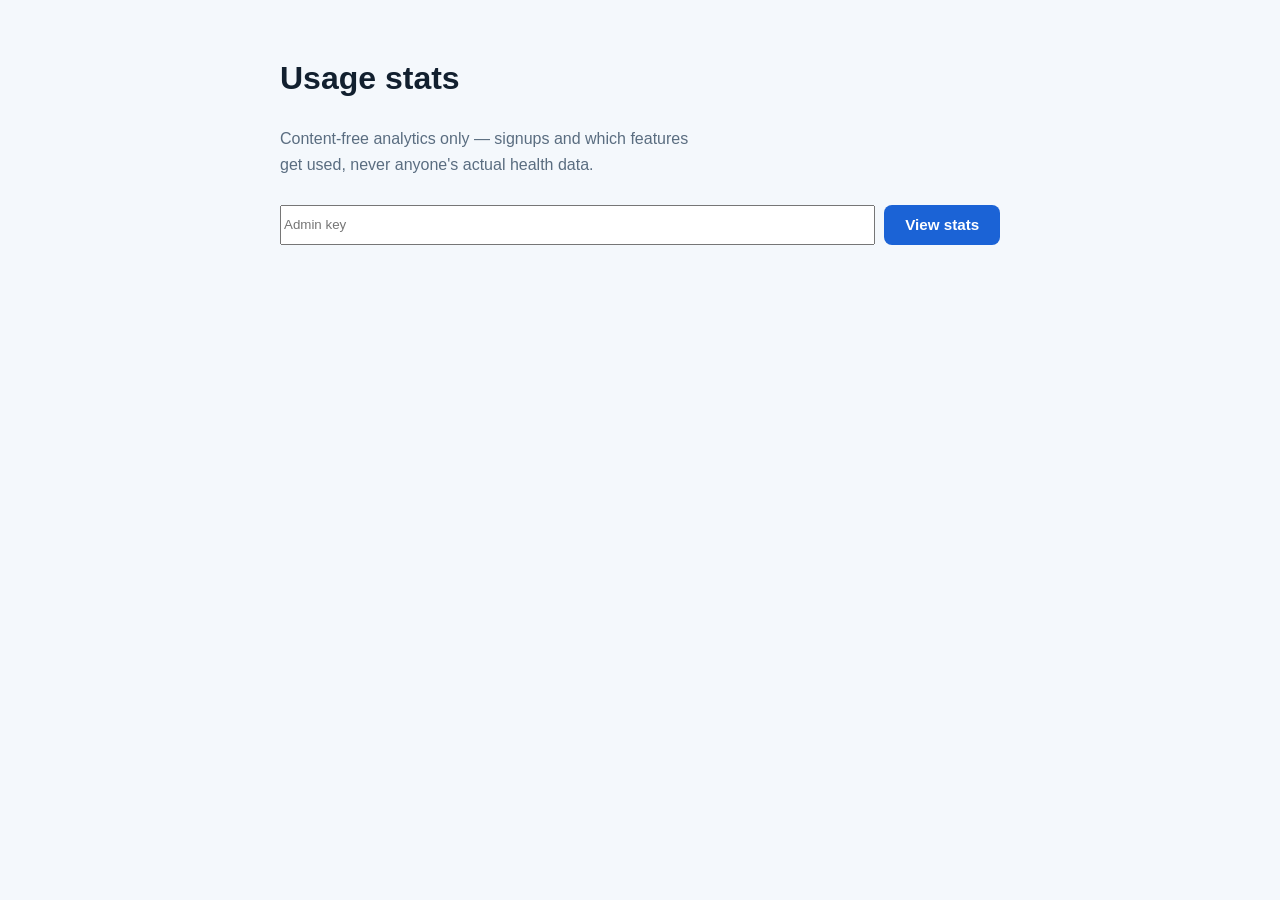
<file: account/admin.html>
<!doctype html>
<html lang="en">
<head>
<meta charset="UTF-8">
<meta name="viewport" content="width=device-width, initial-scale=1.0">
<title>Usage Stats — Voice Recovery Planner</title>
<link rel="icon" type="image/svg+xml" href="favicon.svg">
<link rel="stylesheet" href="style.css">
<style>
  .admin-wrap { max-width: 760px; margin: 0 auto; padding: 2rem 1.25rem; }
  .admin-key-row { display: flex; gap: 0.6rem; margin-bottom: 2rem; }
  .admin-key-row input { flex: 1; }
  .stat-tiles { margin-bottom: 2rem; }
  .admin-section { margin-bottom: 2rem; }
  .admin-section h2 { font-size: 1.1rem; margin: 0 0 0.9rem; }
  .admin-error { color: var(--crit); font-size: 0.9rem; margin-bottom: 1rem; display: none; }
  .admin-error.visible { display: block; }
</style>
</head>
<body>

<div class="admin-wrap">
  <h1>Usage stats</h1>
  <p class="subtitle">Content-free analytics only — signups and which features get used, never anyone's actual health data.</p>

  <div class="admin-key-row">
    <input type="password" id="admin-key-input" placeholder="Admin key">
    <button class="save-btn" id="admin-load-btn" style="margin-bottom:0;">View stats</button>
  </div>
  <p class="admin-error" id="admin-error"></p>

  <div id="admin-content" style="display:none;">
    <div class="stat-tiles" id="admin-stat-tiles"></div>

    <div class="admin-section">
      <h2>Feature usage (all-time)</h2>
      <table class="log-table" id="admin-events-table">
        <thead><tr><th>Event</th><th>Count</th></tr></thead>
        <tbody></tbody>
      </table>
    </div>

    <div class="admin-section">
      <h2>Recent signups</h2>
      <table class="log-table" id="admin-signups-table">
        <thead><tr><th>Email</th><th>Signed up</th><th>Last login</th></tr></thead>
        <tbody></tbody>
      </table>
    </div>
  </div>
</div>

<script>
(function () {
  "use strict";
  const API_BASE = "https://voice-recovery-planner-push.supaflux5.workers.dev";
  const KEY_STORAGE = "vrpAdminKey";

  const keyInput = document.getElementById("admin-key-input");
  const loadBtn = document.getElementById("admin-load-btn");
  const errorEl = document.getElementById("admin-error");
  const contentEl = document.getElementById("admin-content");

  const savedKey = localStorage.getItem(KEY_STORAGE);
  if (savedKey) {
    keyInput.value = savedKey;
    load();
  }

  loadBtn.addEventListener("click", load);

  async function load() {
    const key = keyInput.value.trim();
    if (!key) return;
    errorEl.classList.remove("visible");
    loadBtn.disabled = true;
    loadBtn.textContent = "Loading...";
    try {
      const res = await fetch(`${API_BASE}/api/admin/stats?key=${encodeURIComponent(key)}`);
      const data = await res.json();
      if (!res.ok) throw new Error(data.error || "Failed to load stats");
      localStorage.setItem(KEY_STORAGE, key);
      render(data);
    } catch (err) {
      errorEl.textContent = err.message;
      errorEl.classList.add("visible");
      contentEl.style.display = "none";
    } finally {
      loadBtn.disabled = false;
      loadBtn.textContent = "View stats";
    }
  }

  function render(data) {
    contentEl.style.display = "";

    const tilesEl = document.getElementById("admin-stat-tiles");
    tilesEl.innerHTML = "";
    [
      { label: "Total signups", value: String(data.totalUsers) },
      { label: "Active in last 7 days", value: String(data.activeLast7Days) },
      { label: "Active in last 30 days", value: String(data.activeLast30Days) },
    ].forEach((tile) => {
      const div = document.createElement("div");
      div.className = "stat-tile";
      const l = document.createElement("span");
      l.className = "stat-label";
      l.textContent = tile.label;
      const v = document.createElement("span");
      v.className = "stat-value";
      v.textContent = tile.value;
      div.appendChild(l);
      div.appendChild(v);
      tilesEl.appendChild(div);
    });
    tilesEl.style.display = "grid";
    tilesEl.style.gridTemplateColumns = "repeat(auto-fit, minmax(150px, 1fr))";
    tilesEl.style.gap = "0.75rem";

    const eventsBody = document.querySelector("#admin-events-table tbody");
    eventsBody.innerHTML = "";
    (data.eventsByType || []).forEach((row) => {
      const tr = document.createElement("tr");
      const tdEvent = document.createElement("td");
      tdEvent.textContent = row.event_type;
      const tdCount = document.createElement("td");
      tdCount.textContent = row.c;
      tr.appendChild(tdEvent);
      tr.appendChild(tdCount);
      eventsBody.appendChild(tr);
    });

    const signupsBody = document.querySelector("#admin-signups-table tbody");
    signupsBody.innerHTML = "";
    (data.recentSignups || []).forEach((row) => {
      const tr = document.createElement("tr");
      [row.email, row.created_at, row.last_login_at || "—"].forEach((val) => {
        const td = document.createElement("td");
        td.textContent = val;
        tr.appendChild(td);
      });
      signupsBody.appendChild(tr);
    });
  }
})();
</script>
</body>
</html>
</file>
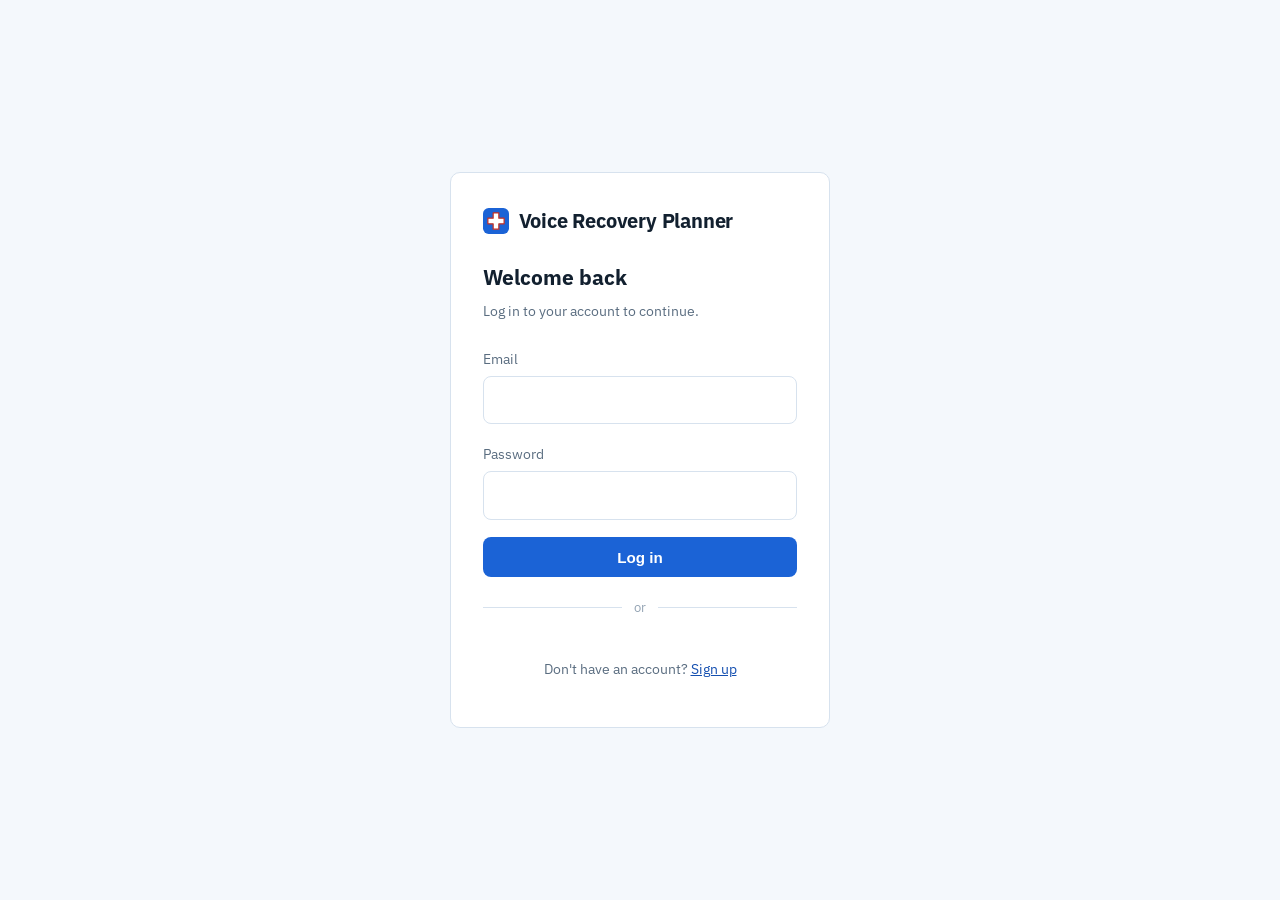
<file: account/login.html>
<!doctype html>
<html lang="en">
<head>
<meta charset="UTF-8">
<meta name="viewport" content="width=device-width, initial-scale=1.0">
<title>Sign in — Voice Recovery Planner</title>
<link rel="icon" type="image/svg+xml" href="favicon.svg">
<link rel="preconnect" href="https://fonts.googleapis.com">
<link rel="preconnect" href="https://fonts.gstatic.com" crossorigin>
<link href="https://fonts.googleapis.com/css2?family=IBM+Plex+Mono:wght@400;500;600&family=IBM+Plex+Sans:wght@400;500;600;700&display=swap" rel="stylesheet">
<link rel="stylesheet" href="style.css">
<style>
  .auth-wrap {
    min-height: 100vh;
    display: flex;
    align-items: center;
    justify-content: center;
    padding: 1.5rem;
  }
  .auth-card {
    width: 100%;
    max-width: 380px;
    background: var(--panel);
    border: 1px solid var(--border);
    border-radius: var(--radius);
    padding: 2rem;
  }
  .auth-logo {
    display: flex;
    align-items: center;
    gap: 0.6rem;
    margin-bottom: 1.5rem;
  }
  .auth-card h1 {
    font-size: 1.3rem;
    margin: 0 0 0.3rem;
  }
  .auth-subtitle {
    color: var(--ink-muted);
    font-size: 0.9rem;
    margin: 0 0 1.5rem;
  }
  .auth-error {
    background: #fdeceb;
    color: var(--crit);
    border: 1px solid #f3c6c2;
    border-radius: 8px;
    padding: 0.7rem 0.9rem;
    font-size: 0.85rem;
    margin-bottom: 1rem;
    display: none;
  }
  .auth-error.visible { display: block; }
  .auth-toggle {
    text-align: center;
    margin-top: 1.2rem;
    font-size: 0.88rem;
    color: var(--ink-muted);
  }
  .auth-toggle button {
    background: none;
    border: none;
    color: var(--accent-strong);
    font: inherit;
    cursor: pointer;
    text-decoration: underline;
    padding: 0;
  }
  .auth-submit { width: 100%; margin-bottom: 0; }
  .auth-divider {
    display: flex;
    align-items: center;
    gap: 0.75rem;
    margin: 1.3rem 0;
    color: var(--ink-faint);
    font-size: 0.8rem;
  }
  .auth-divider::before, .auth-divider::after {
    content: "";
    flex: 1;
    height: 1px;
    background: var(--border);
  }
  .google-btn-wrap {
    display: flex;
    justify-content: center;
  }
</style>
</head>
<body>

<div class="auth-wrap">
  <div class="auth-card">
    <div class="auth-logo">
      <svg width="26" height="26" viewBox="0 0 64 64" aria-hidden="true">
        <rect width="64" height="64" rx="14" fill="var(--accent)"/>
        <path d="M25,12 H39 V25 H52 V39 H39 V52 H25 V39 H12 V25 H25 Z"
              fill="#ffffff" stroke="var(--heartbeat)" stroke-width="3" stroke-linejoin="round"/>
      </svg>
      <span class="title">Voice Recovery Planner</span>
    </div>

    <h1 id="form-title">Welcome back</h1>
    <p class="auth-subtitle" id="form-subtitle">Log in to your account to continue.</p>

    <div class="auth-error" id="auth-error"></div>

    <form id="auth-form">
      <label class="field">Email
        <input type="email" id="auth-email" autocomplete="email" required>
      </label>
      <label class="field">Password
        <input type="password" id="auth-password" autocomplete="current-password" required minlength="8">
      </label>
      <button type="submit" class="save-btn auth-submit" id="auth-submit">Log in</button>
    </form>

    <div class="auth-divider"><span>or</span></div>

    <div id="g_id_signin" class="google-btn-wrap"></div>

    <p class="auth-toggle">
      <span id="toggle-prompt">Don't have an account?</span>
      <button type="button" id="toggle-mode">Sign up</button>
    </p>
  </div>
</div>

<script src="auth.js"></script>
<script src="https://accounts.google.com/gsi/client" async defer></script>
<script>
  (function () {
    if (window.VRPAuth.isLoggedIn()) {
      location.href = "index.html";
    }

    window.handleGoogleCredential = async function (response) {
      clearError();
      try {
        await window.VRPAuth.loginWithGoogle(response.credential);
        location.href = "index.html";
      } catch (err) {
        showError(err.message);
      }
    };

    function initGoogleButton() {
      if (!window.google || !window.google.accounts) {
        setTimeout(initGoogleButton, 200);
        return;
      }
      google.accounts.id.initialize({
        client_id: "894366959260-sk8q7ehd5v2phdl57i083s986manmku3.apps.googleusercontent.com",
        callback: window.handleGoogleCredential,
      });
      google.accounts.id.renderButton(document.getElementById("g_id_signin"), {
        theme: "outline",
        size: "large",
        width: 332,
        text: "continue_with",
      });
    }
    initGoogleButton();

    let mode = "login"; // or "signup"
    const form = document.getElementById("auth-form");
    const errorEl = document.getElementById("auth-error");
    const submitBtn = document.getElementById("auth-submit");
    const toggleBtn = document.getElementById("toggle-mode");
    const togglePrompt = document.getElementById("toggle-prompt");
    const titleEl = document.getElementById("form-title");
    const subtitleEl = document.getElementById("form-subtitle");

    function showError(msg) {
      errorEl.textContent = msg;
      errorEl.classList.add("visible");
    }

    function clearError() {
      errorEl.classList.remove("visible");
    }

    toggleBtn.addEventListener("click", () => {
      clearError();
      mode = mode === "login" ? "signup" : "login";
      if (mode === "signup") {
        titleEl.textContent = "Create your account";
        subtitleEl.textContent = "Password must be at least 8 characters.";
        submitBtn.textContent = "Sign up";
        togglePrompt.textContent = "Already have an account?";
        toggleBtn.textContent = "Log in";
      } else {
        titleEl.textContent = "Welcome back";
        subtitleEl.textContent = "Log in to your account to continue.";
        submitBtn.textContent = "Log in";
        togglePrompt.textContent = "Don't have an account?";
        toggleBtn.textContent = "Sign up";
      }
    });

    form.addEventListener("submit", async (e) => {
      e.preventDefault();
      clearError();
      const email = document.getElementById("auth-email").value.trim();
      const password = document.getElementById("auth-password").value;
      submitBtn.disabled = true;
      const originalText = submitBtn.textContent;
      submitBtn.textContent = mode === "login" ? "Logging in..." : "Signing up...";
      try {
        if (mode === "login") {
          await window.VRPAuth.login(email, password);
        } else {
          await window.VRPAuth.signup(email, password);
        }
        location.href = "index.html";
      } catch (err) {
        showError(err.message);
        submitBtn.disabled = false;
        submitBtn.textContent = originalText;
      }
    });
  })();
</script>
</body>
</html>
</file>
<file: style.css>
/* ============================================================
   Voice Recovery Planner — clinical patient-app design system
   Grounded in real reference patterns (Apple Health, MyChart,
   Philips/Masimo/Tandem device UI): crisp whites + cool blues,
   a single purposeful accent, color as information not ornament,
   generous plain-language typography, no decorative animation.
   ============================================================ */

:root {
  /* grounds: crisp white, cool light-blue tint */
  --bg: #f4f8fc;
  --panel: #ffffff;
  --panel-raised: #eef4fb;

  /* ink */
  --ink: #12202f;
  --ink-muted: #5a6d80;
  --ink-faint: #93a3b3;

  /* structure */
  --border: #d7e2ee;
  --border-strong: #aec2d6;

  /* accent: single clinical blue, used purposefully */
  --accent: #1b63d6;
  --accent-strong: #144fb0;
  --accent-soft: #e4edfb;
  --accent-glow: rgba(27, 99, 214, 0.4);
  --on-accent: #ffffff;

  /* semantic status — reserved for real state, not decoration */
  --ok: #1b63d6;
  --warn: #b5750f;
  --crit: #c62f22;

  --font-display: "IBM Plex Sans", -apple-system, BlinkMacSystemFont, sans-serif;
  --font-mono: "IBM Plex Mono", ui-monospace, "SF Mono", Menlo, monospace;

  --radius: 10px;

  /* heartbeat mark: fixed red, independent of the interactive accent color,
     always on — this app does not follow system dark mode. */
  --heartbeat: #c62f22;
}

* { box-sizing: border-box; }

::selection {
  background: var(--accent-soft);
  color: var(--ink);
}

body {
  margin: 0;
  font-family: var(--font-display);
  background: var(--bg);
  color: var(--ink);
  line-height: 1.6;
  -webkit-font-smoothing: antialiased;
}

a { color: var(--accent-strong); }

.wrap {
  max-width: 760px;
  margin: 0 auto;
  padding: 0 1.25rem;
}

/* ---------- header ---------- */

.app-header {
  position: relative;
  border-bottom: 1px solid var(--border);
  padding: 1.1rem 0;
  background: var(--panel);
  overflow: hidden;
}

.app-header::after {
  content: "";
  position: absolute;
  inset: 0;
  background: linear-gradient(
    100deg,
    transparent 0%,
    var(--accent-glow) 45%,
    transparent 60%
  );
  background-size: 250% 100%;
  animation: shimmer 10s ease-in-out infinite;
  pointer-events: none;
}

#ecg-canvas {
  display: block;
  width: 100%;
  height: 32px;
  background: var(--panel);
  border-bottom: 1px solid var(--border);
}

@media (prefers-reduced-motion: reduce) {
  .app-header::after { animation: none; }
}

@keyframes shimmer {
  0%, 100% { background-position: 120% 0; }
  50% { background-position: -20% 0; }
}

.app-header .wrap {
  position: relative;
  display: flex;
  align-items: baseline;
  gap: 1rem;
  flex-wrap: wrap;
}

.profile-lockup {
  display: inline-flex;
  align-items: center;
  gap: 0.6rem;
}

.avatar {
  display: inline-flex;
  align-items: center;
  justify-content: center;
  width: 26px;
  height: 26px;
  border-radius: 50%;
  background: var(--accent);
  border: none;
  cursor: pointer;
  flex-shrink: 0;
  padding: 0;
}

.profile-nav {
  display: inline-flex;
  align-items: center;
  gap: 0.5rem;
}

.profile-nav-link {
  background: none;
  border: none;
  color: var(--ink-muted);
  font-size: 0.82rem;
  cursor: pointer;
  padding: 0;
  font: inherit;
  text-decoration: underline;
  text-underline-offset: 2px;
}

.profile-nav-link:hover {
  color: var(--accent-strong);
}

.avatar.profile-nav-link,
.avatar.profile-nav-link:hover {
  background: var(--accent);
  color: var(--on-accent);
  text-decoration: none;
}

.avatar.profile-nav-link:hover {
  background: var(--accent-strong);
}

.logo-lockup {
  display: inline-flex;
  align-items: center;
  gap: 0.5rem;
}

.title {
  font-weight: 700;
  font-size: 1.25rem;
  letter-spacing: -0.01em;
}

/* ---------- reminders bar ---------- */

.reminders-bar {
  background: var(--panel-raised);
  border-bottom: 1px solid var(--border);
}

.reminders-bar .wrap {
  display: flex;
  align-items: center;
  justify-content: space-between;
  gap: 1rem;
  padding: 0.6rem 1.25rem;
  flex-wrap: wrap;
}

.status-line {
  display: inline-flex;
  align-items: center;
  gap: 0.55rem;
}

.status-dot {
  width: 9px;
  height: 9px;
  border-radius: 50%;
  background: var(--ink-faint);
  flex-shrink: 0;
}

.status-dot.active {
  background: var(--accent);
}

#reminders-status {
  font-size: 0.85rem;
  color: var(--ink-muted);
}

/* ---------- tabs ---------- */

.tabs {
  border-bottom: 1px solid var(--border);
  background: var(--panel);
  position: sticky;
  top: 0;
  z-index: 5;
}

.tabs::after {
  content: "";
  position: absolute;
  top: 0;
  right: 0;
  bottom: 0;
  width: 28px;
  background: linear-gradient(to right, transparent, var(--panel));
  pointer-events: none;
}

.tabs-scroll {
  display: flex;
  gap: 0.3rem;
  overflow-x: auto;
  padding: 0.6rem 1.25rem;
  position: relative;
}

/* ---------- wide-content scroll wrappers ---------- */

.table-scroll {
  overflow-x: auto;
  margin-bottom: 1rem;
}

.table-scroll table.log-table {
  margin-bottom: 0;
}

.tab {
  flex: 0 0 auto;
  border: 1px solid transparent;
  background: transparent;
  color: var(--ink-muted);
  font-size: 0.88rem;
  font-weight: 500;
  padding: 0.5rem 0.9rem;
  border-radius: 999px;
  cursor: pointer;
  white-space: nowrap;
  transition: color 0.15s, background 0.15s;
}

.tab:hover {
  color: var(--ink);
  background: var(--panel-raised);
}

.tab-hidden {
  display: none;
}

/* On wider screens there's no reason to hide tabs behind a horizontal
   scroll — wrap them onto a second row so every tab stays visible and
   discoverable without a scroll gesture. */
@media (min-width: 640px) {
  .tabs::after {
    display: none;
  }
  .tabs-scroll {
    flex-wrap: wrap;
    overflow-x: visible;
  }
}

.tab.active {
  background: var(--accent-soft);
  color: var(--accent-strong);
  font-weight: 600;
}

/* ---------- content ---------- */

main.wrap {
  padding-top: 1.85rem;
  padding-bottom: 2.5rem;
}

.panel { display: none; }
.panel.active { display: block; }

.panel h2 {
  margin: 0 0 0.3rem;
  font-size: 1.5rem;
  letter-spacing: -0.01em;
  text-wrap: balance;
}

.subtitle {
  color: var(--ink-muted);
  margin: 0 0 1.75rem;
  max-width: 46ch;
}

.panel h3 {
  margin: 1.75rem 0 0.9rem;
  font-size: 1.1rem;
  font-weight: 600;
  color: var(--ink);
}

.panel h3:first-of-type {
  margin-top: 0;
}

.field-optional {
  font-weight: 400;
  color: var(--ink-faint);
}

.field {
  display: block;
  margin-bottom: 1.1rem;
  font-size: 0.9rem;
  color: var(--ink-muted);
}

.field input, .field textarea {
  display: block;
  width: 100%;
  margin-top: 0.4rem;
  padding: 0.65rem 0.75rem;
  border: 1px solid var(--border);
  border-radius: 8px;
  background: var(--panel);
  color: var(--ink);
  font: inherit;
  font-size: 1rem;
}

.field input[type="date"] {
  font-variant-numeric: tabular-nums;
}

.field input:focus, .field textarea:focus {
  outline: none;
  border-color: var(--accent);
  box-shadow: 0 0 0 3px var(--accent-soft);
}

.field-label {
  font-size: 0.85rem;
  font-weight: 600;
  color: var(--ink-muted);
  margin: 0 0 0.65rem;
}

/* ---------- checklists ---------- */

.checklist {
  display: flex;
  flex-direction: column;
  gap: 0.7rem;
  margin-bottom: 1.4rem;
}

.checklist label {
  display: flex;
  align-items: center;
  gap: 0.7rem;
  font-size: 0.98rem;
}

input[type="checkbox"] {
  appearance: none;
  -webkit-appearance: none;
  width: 20px;
  height: 20px;
  min-width: 20px;
  border: 1.5px solid var(--border-strong);
  border-radius: 5px;
  background: var(--panel);
  cursor: pointer;
  position: relative;
  transition: border-color 0.15s, background 0.15s;
}

input[type="checkbox"]:hover { border-color: var(--accent); }

input[type="checkbox"]:checked {
  background: var(--accent);
  border-color: var(--accent);
}

input[type="checkbox"]:checked::after {
  content: "";
  position: absolute;
  left: 6px;
  top: 2px;
  width: 5px;
  height: 10px;
  border: solid var(--on-accent);
  border-width: 0 2px 2px 0;
  transform: rotate(45deg);
}

/* ---------- pills: single-select ---------- */

.pill-group {
  display: flex;
  flex-wrap: wrap;
  gap: 0.5rem;
  margin-bottom: 1.4rem;
}

.pill-group button {
  border: 1px solid var(--border);
  background: var(--panel);
  color: var(--ink-muted);
  padding: 0.45rem 1rem;
  border-radius: 999px;
  font-size: 0.88rem;
  cursor: pointer;
  transition: border-color 0.15s, color 0.15s, background 0.15s;
}

.pill-group button:hover { border-color: var(--accent); color: var(--ink); }

.pill-group button.selected {
  background: var(--accent);
  color: var(--on-accent);
  border-color: var(--accent);
  font-weight: 600;
}

/* ---------- buttons ---------- */

.save-btn, .add-row-btn {
  background: var(--accent);
  color: var(--on-accent);
  border: none;
  padding: 0.7rem 1.3rem;
  border-radius: 8px;
  font-size: 0.95rem;
  font-weight: 600;
  cursor: pointer;
  margin-bottom: 1.5rem;
  transition: background 0.15s, transform 0.05s;
}

.save-btn:hover, .add-row-btn:hover {
  background: var(--accent-strong);
}

.save-btn:active, .add-row-btn:active { transform: translateY(1px); }

.save-btn.small {
  margin-bottom: 0;
  padding: 0.45rem 1rem;
  font-size: 0.85rem;
}

/* ---------- cards ---------- */

.card {
  background: var(--panel);
  border: 1px solid var(--border);
  border-radius: var(--radius);
  padding: 1.1rem 1.3rem;
  margin-bottom: 1.25rem;
}

.card.hidden {
  display: none;
}

.card h3 {
  margin-top: 0;
  font-size: 1rem;
  font-weight: 600;
  color: var(--ink);
}

/* ---------- resource / crisis-support card ---------- */

.resource-card {
  background: var(--accent-soft);
  border: 1px solid var(--border);
  border-left: 4px solid var(--accent);
  border-radius: var(--radius);
  padding: 1.1rem 1.3rem;
  margin-bottom: 1.5rem;
}

.resource-card h3 {
  margin: 0 0 0.5rem;
  font-size: 0.95rem;
  font-weight: 700;
  color: var(--accent-strong);
}

.resource-card h3:not(:first-child) {
  margin-top: 1rem;
}

.resource-card ul {
  margin: 0;
  padding-left: 1.2rem;
}

.resource-card li {
  margin-bottom: 0.4rem;
  font-size: 0.92rem;
}

.resource-note {
  margin: 0.85rem 0 0;
  font-size: 0.8rem;
  color: var(--ink-muted);
  font-style: italic;
}

.week-grid {
  display: grid;
  grid-template-columns: repeat(7, 1fr);
  gap: 0.5rem;
  text-align: center;
}

.week-grid .day {
  display: flex;
  flex-direction: column;
  align-items: center;
  gap: 0.4rem;
  font-size: 0.75rem;
  color: var(--ink-muted);
}

.week-grid input[type="checkbox"] {
  width: 22px;
  height: 22px;
}

.week-grid input[type="checkbox"]:checked::after {
  left: 7px;
  top: 3px;
}

/* ---------- tables ---------- */

table.log-table {
  width: 100%;
  border-collapse: collapse;
  margin-bottom: 1rem;
  font-size: 0.9rem;
}

table.log-table th {
  text-align: left;
  background: var(--panel-raised);
  color: var(--ink-muted);
  padding: 0.6rem 0.55rem;
  font-size: 0.78rem;
  font-weight: 600;
}

table.log-table td {
  border: 1px solid var(--border);
  padding: 0.3rem;
}

table.log-table input {
  width: 100%;
  border: none;
  background: transparent;
  color: var(--ink);
  font: inherit;
  padding: 0.4rem;
}

table.log-table input[type="date"],
table.log-table input:not([type]),
table.log-table input[type="text"] {
  font-variant-numeric: tabular-nums;
}

table.log-table input:focus {
  outline: 1px solid var(--accent);
  border-radius: 3px;
}

table.log-table input[type="checkbox"] {
  width: 18px;
  height: 18px;
}

.row-remove {
  background: none;
  border: none;
  color: var(--crit);
  cursor: pointer;
  font-size: 1.05rem;
}

/* ---------- milestones ---------- */

.milestone-list {
  display: flex;
  flex-direction: column;
  gap: 0.75rem;
}

.milestone-item {
  display: flex;
  align-items: center;
  gap: 0.8rem;
  background: var(--panel);
  border: 1px solid var(--border);
  border-radius: var(--radius);
  padding: 0.8rem 1rem;
}

.milestone-item:has(input:checked) {
  background: var(--accent-soft);
  border-color: var(--accent);
}

.milestone-item input[type="checkbox"] {
  width: 22px;
  height: 22px;
  flex-shrink: 0;
}

.milestone-item .label {
  flex: 1;
  font-size: 0.96rem;
}

.milestone-item input[type="date"] {
  border: 1px solid var(--border);
  background: var(--panel);
  color: var(--ink-muted);
  border-radius: 6px;
  padding: 0.35rem 0.55rem;
  font-size: 0.82rem;
  font-variant-numeric: tabular-nums;
}

/* ---------- history entries ---------- */

.history {
  border-top: 1px solid var(--border);
  padding-top: 1rem;
}

.history-entry {
  background: var(--panel);
  border: 1px solid var(--border);
  border-radius: var(--radius);
  padding: 0.85rem 1.1rem;
  margin-bottom: 0.75rem;
  font-size: 0.92rem;
}

.history-entry .entry-date {
  font-weight: 700;
  font-size: 0.85rem;
  color: var(--accent-strong);
  margin-bottom: 0.3rem;
  font-variant-numeric: tabular-nums;
}

/* ---------- footer ---------- */

.app-footer {
  border-top: 1px solid var(--border);
  padding: 1rem 0 2rem;
}

.app-footer p {
  color: var(--ink-muted);
  font-size: 0.82rem;
  margin: 0;
}

.link-btn {
  background: none;
  border: none;
  color: var(--accent-strong);
  cursor: pointer;
  font-size: 0.82rem;
  padding: 0;
  text-decoration: underline;
}

.link-btn.danger {
  color: var(--crit);
}

/* ---------- tracking: profile summary ---------- */

.profile-summary {
  background: var(--panel);
  border: 1px solid var(--border);
  border-radius: var(--radius);
  padding: 1.1rem 1.3rem;
  margin-bottom: 1.25rem;
}

.profile-summary h3 {
  margin: 0 0 0.9rem;
  font-size: 1rem;
  font-weight: 600;
  color: var(--ink);
}

.profile-summary-grid {
  display: grid;
  grid-template-columns: repeat(auto-fit, minmax(180px, 1fr));
  gap: 0.75rem 1.5rem;
}

.profile-summary-item {
  display: flex;
  flex-direction: column;
  gap: 0.2rem;
}

.profile-summary-label {
  font-size: 0.75rem;
  color: var(--ink-muted);
}

.profile-summary-value {
  font-size: 0.95rem;
  color: var(--ink);
  font-weight: 500;
}

/* ---------- tracking: stat tiles ---------- */

.stat-tiles {
  display: grid;
  grid-template-columns: repeat(auto-fit, minmax(150px, 1fr));
  gap: 0.75rem;
  margin-bottom: 1.5rem;
}

.stat-tile {
  display: flex;
  flex-direction: column;
  gap: 0.35rem;
  background: var(--panel);
  border: 1px solid var(--border);
  border-radius: var(--radius);
  padding: 0.9rem 1rem;
}

.stat-label {
  font-size: 0.78rem;
  color: var(--ink-muted);
}

.stat-value {
  font-size: 1.6rem;
  font-weight: 600;
  color: var(--ink);
}

/* ---------- tracking: chart cards ---------- */

.chart-card {
  background: var(--panel);
  border: 1px solid var(--border);
  border-radius: var(--radius);
  padding: 1.1rem 1.3rem;
  margin-bottom: 1.25rem;
}

.chart-card h3 {
  margin: 0 0 0.9rem;
  font-size: 1rem;
  font-weight: 600;
  color: var(--ink);
}

.chart-wrap {
  position: relative;
}

.chart-svg {
  display: block;
  width: 100%;
  height: auto;
}

.chart-grid {
  stroke: var(--border);
  stroke-width: 1;
}

.chart-tick, .chart-axis-label {
  fill: var(--ink-faint);
  font-size: 8px;
  font-family: var(--font-display);
}

.bar-mark { cursor: pointer; }
.bar-mark rect { transition: opacity 0.1s; }
.bar-mark:hover rect, .bar-mark.mark-hover rect, .bar-mark:focus rect {
  opacity: 0.75;
}
.bar-mark:focus { outline: none; }

.donut-svg { width: 160px; max-width: 100%; height: auto; margin: 0 auto; display: block; }

.donut-slice { cursor: pointer; transition: opacity 0.1s; }
.donut-slice:hover, .donut-slice.mark-hover, .donut-slice:focus {
  opacity: 0.8;
  outline: none;
}

.donut-center-value {
  font-size: 20px;
  font-weight: 700;
  fill: var(--ink);
  font-family: var(--font-display);
}

.donut-center-label {
  font-size: 8px;
  fill: var(--ink-faint);
  font-family: var(--font-display);
}

.chart-legend {
  display: flex;
  flex-wrap: wrap;
  justify-content: center;
  gap: 0.6rem 1.1rem;
  margin-top: 0.9rem;
}

.legend-item {
  display: inline-flex;
  align-items: center;
  gap: 0.4rem;
  font-size: 0.82rem;
  color: var(--ink-muted);
}

.legend-swatch {
  width: 10px;
  height: 10px;
  border-radius: 2px;
  flex-shrink: 0;
}

.chart-tooltip {
  position: absolute;
  transform: translate(-50%, -100%);
  background: var(--ink);
  color: #ffffff;
  font-size: 0.78rem;
  padding: 0.35rem 0.6rem;
  border-radius: 6px;
  white-space: nowrap;
  pointer-events: none;
  opacity: 0;
  transition: opacity 0.1s;
  z-index: 10;
}

.chart-tooltip.visible { opacity: 1; }

.chart-empty {
  color: var(--ink-muted);
  font-size: 0.9rem;
  padding: 1.5rem 0;
  text-align: center;
}

.chart-table {
  margin-top: 0.75rem;
}

.chart-table summary {
  font-size: 0.82rem;
  color: var(--accent-strong);
  cursor: pointer;
}

.chart-data-table {
  margin-top: 0.6rem;
  margin-bottom: 0;
}

.brand-mark-clip {
  position: fixed;
  bottom: 0;
  left: 0;
  width: 220px;
  height: 220px;
  overflow: hidden;
  pointer-events: none;
  z-index: 5;
}

.brand-mark {
  position: absolute;
  bottom: -60px;
  left: -60px;
  width: 760px;
  height: auto;
  opacity: 0.10;
}

/* ---------- print (for sharing the Tracking page) ---------- */

@media print {
  .app-header, #ecg-canvas, .reminders-bar, .tabs, .app-footer, .no-print, .brand-mark-clip {
    display: none !important;
  }
  main.wrap { padding-top: 0; }
  .panel { display: none !important; }
  #tracking.panel { display: block !important; }
  .chart-card, .stat-tile, .profile-summary { break-inside: avoid; }
}

/* ---------- Cast to Screen ---------- */

.cast-btn {
  display: inline-flex;
  align-items: center;
  gap: 0.4rem;
  margin-left: auto;
  padding: 0.4rem 0.8rem;
  border: 1px solid var(--border-strong);
  border-radius: 999px;
  background: var(--panel);
  color: var(--ink);
  font-size: 0.85rem;
  font-weight: 500;
  cursor: pointer;
}

.cast-btn:hover {
  border-color: var(--accent);
  color: var(--accent);
}

.cast-popover {
  position: fixed;
  inset: 0;
  background: rgba(18, 32, 47, 0.45);
  z-index: 50;
  display: flex;
  align-items: center;
  justify-content: center;
  padding: 1rem;
}

.cast-popover[hidden] { display: none; }

.cast-popover-inner {
  position: relative;
  background: var(--panel);
  border-radius: var(--radius);
  max-width: 420px;
  width: 100%;
  padding: 1.75rem;
  box-shadow: 0 20px 50px rgba(0, 0, 0, 0.25);
}

.cast-popover-inner h3 { margin: 0 0 0.6rem; }
.cast-popover-inner p { margin: 0 0 0.8rem; color: var(--ink-muted); }
.cast-popover-inner ol { margin: 0; padding-left: 1.2rem; color: var(--ink); line-height: 1.6; }
.cast-popover-inner li { margin-bottom: 0.4rem; }

.cast-popover-close {
  position: absolute;
  top: 0.75rem;
  right: 0.9rem;
  background: none;
  border: none;
  font-size: 1.4rem;
  line-height: 1;
  cursor: pointer;
  color: var(--ink-muted);
}

/* ---------- Calendar ---------- */

.calendar-widget {
  margin-top: 1rem;
  padding: 1.25rem;
  border: 1px solid var(--border);
  border-radius: var(--radius);
  background: var(--panel);
}

.calendar-header {
  display: flex;
  align-items: center;
  justify-content: center;
  gap: 1rem;
  margin-bottom: 0.75rem;
}

.calendar-header button {
  background: none;
  border: none;
  font-size: 1.3rem;
  line-height: 1;
  cursor: pointer;
  color: var(--accent);
  padding: 0.2rem 0.6rem;
}

.calendar-month-label {
  font-weight: 600;
  min-width: 9rem;
  text-align: center;
}

.calendar-weekdays,
.calendar-grid {
  display: grid;
  grid-template-columns: repeat(7, 1fr);
  gap: 0.3rem;
}

.calendar-weekdays span {
  text-align: center;
  font-size: 0.75rem;
  color: var(--ink-muted);
  padding-bottom: 0.3rem;
}

.calendar-day {
  position: relative;
  aspect-ratio: 1;
  display: flex;
  align-items: center;
  justify-content: center;
  border-radius: 8px;
  font-size: 0.85rem;
  background: var(--panel-raised);
  color: var(--ink);
  cursor: default;
}

.calendar-day.is-empty { background: none; }
.calendar-day.is-today { outline: 2px solid var(--accent); }

.calendar-day.has-appt {
  cursor: pointer;
  background: var(--accent-soft);
  font-weight: 600;
}

.calendar-day.has-appt::after {
  content: "";
  position: absolute;
  bottom: 4px;
  width: 5px;
  height: 5px;
  border-radius: 50%;
  background: var(--accent);
}

.calendar-day.has-appt:hover { background: var(--accent); color: var(--on-accent); }
.calendar-day.has-appt:hover::after { background: var(--on-accent); }

.calendar-day-detail {
  margin-top: 0.9rem;
  font-size: 0.9rem;
}

.calendar-day-detail:empty { margin-top: 0; }

.calendar-day-detail .detail-card {
  padding: 0.7rem 0.9rem;
  border-radius: 8px;
  background: var(--accent-soft);
}

.calendar-day-detail .detail-card strong { display: block; margin-bottom: 0.2rem; }
</file>
<file: account/style.css>
/* ============================================================
   Voice Recovery Planner — clinical patient-app design system
   Grounded in real reference patterns (Apple Health, MyChart,
   Philips/Masimo/Tandem device UI): crisp whites + cool blues,
   a single purposeful accent, color as information not ornament,
   generous plain-language typography, no decorative animation.
   ============================================================ */

:root {
  /* grounds: crisp white, cool light-blue tint */
  --bg: #f4f8fc;
  --panel: #ffffff;
  --panel-raised: #eef4fb;

  /* ink */
  --ink: #12202f;
  --ink-muted: #5a6d80;
  --ink-faint: #93a3b3;

  /* structure */
  --border: #d7e2ee;
  --border-strong: #aec2d6;

  /* accent: single clinical blue, used purposefully */
  --accent: #1b63d6;
  --accent-strong: #144fb0;
  --accent-soft: #e4edfb;
  --accent-glow: rgba(27, 99, 214, 0.4);
  --on-accent: #ffffff;

  /* semantic status — reserved for real state, not decoration */
  --ok: #1b63d6;
  --warn: #b5750f;
  --crit: #c62f22;

  --font-display: "IBM Plex Sans", -apple-system, BlinkMacSystemFont, sans-serif;
  --font-mono: "IBM Plex Mono", ui-monospace, "SF Mono", Menlo, monospace;

  --radius: 10px;

  /* heartbeat mark: fixed red, independent of the interactive accent color,
     always on — this app does not follow system dark mode. */
  --heartbeat: #c62f22;
}

* { box-sizing: border-box; }

::selection {
  background: var(--accent-soft);
  color: var(--ink);
}

body {
  margin: 0;
  font-family: var(--font-display);
  background: var(--bg);
  color: var(--ink);
  line-height: 1.6;
  -webkit-font-smoothing: antialiased;
}

a { color: var(--accent-strong); }

.wrap {
  max-width: 760px;
  margin: 0 auto;
  padding: 0 1.25rem;
}

/* ---------- header ---------- */

.app-header {
  position: relative;
  border-bottom: 1px solid var(--border);
  padding: 1.1rem 0;
  background: var(--panel);
  overflow: hidden;
}

.app-header::after {
  content: "";
  position: absolute;
  inset: 0;
  background: linear-gradient(
    100deg,
    transparent 0%,
    var(--accent-glow) 45%,
    transparent 60%
  );
  background-size: 250% 100%;
  animation: shimmer 10s ease-in-out infinite;
  pointer-events: none;
}

#ecg-canvas {
  display: block;
  width: 100%;
  height: 32px;
  background: var(--panel);
  border-bottom: 1px solid var(--border);
}

@media (prefers-reduced-motion: reduce) {
  .app-header::after { animation: none; }
}

@keyframes shimmer {
  0%, 100% { background-position: 120% 0; }
  50% { background-position: -20% 0; }
}

.app-header .wrap {
  position: relative;
  display: flex;
  align-items: baseline;
  gap: 1rem;
  flex-wrap: wrap;
}

.profile-lockup {
  display: inline-flex;
  align-items: center;
  gap: 0.6rem;
}

.avatar {
  display: inline-flex;
  align-items: center;
  justify-content: center;
  width: 26px;
  height: 26px;
  border-radius: 50%;
  background: var(--accent);
  border: none;
  cursor: pointer;
  flex-shrink: 0;
  padding: 0;
}

.profile-nav {
  display: inline-flex;
  align-items: center;
  gap: 0.5rem;
}

.profile-nav-link {
  background: none;
  border: none;
  color: var(--ink-muted);
  font-size: 0.82rem;
  cursor: pointer;
  padding: 0;
  font: inherit;
  text-decoration: underline;
  text-underline-offset: 2px;
}

.profile-nav-link:hover {
  color: var(--accent-strong);
}

.avatar.profile-nav-link,
.avatar.profile-nav-link:hover {
  background: var(--accent);
  color: var(--on-accent);
  text-decoration: none;
}

.avatar.profile-nav-link:hover {
  background: var(--accent-strong);
}

.logo-lockup {
  display: inline-flex;
  align-items: center;
  gap: 0.5rem;
}

.title {
  font-weight: 700;
  font-size: 1.25rem;
  letter-spacing: -0.01em;
}

/* ---------- reminders bar ---------- */

.reminders-bar {
  background: var(--panel-raised);
  border-bottom: 1px solid var(--border);
}

.reminders-bar .wrap {
  display: flex;
  align-items: center;
  justify-content: space-between;
  gap: 1rem;
  padding: 0.6rem 1.25rem;
  flex-wrap: wrap;
}

.status-line {
  display: inline-flex;
  align-items: center;
  gap: 0.55rem;
}

.status-dot {
  width: 9px;
  height: 9px;
  border-radius: 50%;
  background: var(--ink-faint);
  flex-shrink: 0;
}

.status-dot.active {
  background: var(--accent);
}

#reminders-status {
  font-size: 0.85rem;
  color: var(--ink-muted);
}

/* ---------- tabs ---------- */

.tabs {
  border-bottom: 1px solid var(--border);
  background: var(--panel);
  position: sticky;
  top: 0;
  z-index: 5;
}

.tabs::after {
  content: "";
  position: absolute;
  top: 0;
  right: 0;
  bottom: 0;
  width: 28px;
  background: linear-gradient(to right, transparent, var(--panel));
  pointer-events: none;
}

.tabs-scroll {
  display: flex;
  gap: 0.3rem;
  overflow-x: auto;
  padding: 0.6rem 1.25rem;
  position: relative;
}

/* ---------- wide-content scroll wrappers ---------- */

.table-scroll {
  overflow-x: auto;
  margin-bottom: 1rem;
}

.table-scroll table.log-table {
  margin-bottom: 0;
}

.tab {
  flex: 0 0 auto;
  border: 1px solid transparent;
  background: transparent;
  color: var(--ink-muted);
  font-size: 0.88rem;
  font-weight: 500;
  padding: 0.5rem 0.9rem;
  border-radius: 999px;
  cursor: pointer;
  white-space: nowrap;
  transition: color 0.15s, background 0.15s;
}

.tab:hover {
  color: var(--ink);
  background: var(--panel-raised);
}

.tab-hidden {
  display: none;
}

/* On wider screens there's no reason to hide tabs behind a horizontal
   scroll — wrap them onto a second row so every tab stays visible and
   discoverable without a scroll gesture. */
@media (min-width: 640px) {
  .tabs::after {
    display: none;
  }
  .tabs-scroll {
    flex-wrap: wrap;
    overflow-x: visible;
  }
}

.tab.active {
  background: var(--accent-soft);
  color: var(--accent-strong);
  font-weight: 600;
}

/* ---------- content ---------- */

main.wrap {
  padding-top: 1.85rem;
  padding-bottom: 2.5rem;
}

.panel { display: none; }
.panel.active { display: block; }

.panel h2 {
  margin: 0 0 0.3rem;
  font-size: 1.5rem;
  letter-spacing: -0.01em;
  text-wrap: balance;
}

.subtitle {
  color: var(--ink-muted);
  margin: 0 0 1.75rem;
  max-width: 46ch;
}

.panel h3 {
  margin: 1.75rem 0 0.9rem;
  font-size: 1.1rem;
  font-weight: 600;
  color: var(--ink);
}

.panel h3:first-of-type {
  margin-top: 0;
}

.field-optional {
  font-weight: 400;
  color: var(--ink-faint);
}

.field {
  display: block;
  margin-bottom: 1.1rem;
  font-size: 0.9rem;
  color: var(--ink-muted);
}

.field input, .field textarea {
  display: block;
  width: 100%;
  margin-top: 0.4rem;
  padding: 0.65rem 0.75rem;
  border: 1px solid var(--border);
  border-radius: 8px;
  background: var(--panel);
  color: var(--ink);
  font: inherit;
  font-size: 1rem;
}

.field input[type="date"] {
  font-variant-numeric: tabular-nums;
}

.field input:focus, .field textarea:focus {
  outline: none;
  border-color: var(--accent);
  box-shadow: 0 0 0 3px var(--accent-soft);
}

.field-label {
  font-size: 0.85rem;
  font-weight: 600;
  color: var(--ink-muted);
  margin: 0 0 0.65rem;
}

/* ---------- checklists ---------- */

.checklist {
  display: flex;
  flex-direction: column;
  gap: 0.7rem;
  margin-bottom: 1.4rem;
}

.checklist label {
  display: flex;
  align-items: center;
  gap: 0.7rem;
  font-size: 0.98rem;
}

input[type="checkbox"] {
  appearance: none;
  -webkit-appearance: none;
  width: 20px;
  height: 20px;
  min-width: 20px;
  border: 1.5px solid var(--border-strong);
  border-radius: 5px;
  background: var(--panel);
  cursor: pointer;
  position: relative;
  transition: border-color 0.15s, background 0.15s;
}

input[type="checkbox"]:hover { border-color: var(--accent); }

input[type="checkbox"]:checked {
  background: var(--accent);
  border-color: var(--accent);
}

input[type="checkbox"]:checked::after {
  content: "";
  position: absolute;
  left: 6px;
  top: 2px;
  width: 5px;
  height: 10px;
  border: solid var(--on-accent);
  border-width: 0 2px 2px 0;
  transform: rotate(45deg);
}

/* ---------- pills: single-select ---------- */

.pill-group {
  display: flex;
  flex-wrap: wrap;
  gap: 0.5rem;
  margin-bottom: 1.4rem;
}

.pill-group button {
  border: 1px solid var(--border);
  background: var(--panel);
  color: var(--ink-muted);
  padding: 0.45rem 1rem;
  border-radius: 999px;
  font-size: 0.88rem;
  cursor: pointer;
  transition: border-color 0.15s, color 0.15s, background 0.15s;
}

.pill-group button:hover { border-color: var(--accent); color: var(--ink); }

.pill-group button.selected {
  background: var(--accent);
  color: var(--on-accent);
  border-color: var(--accent);
  font-weight: 600;
}

/* ---------- buttons ---------- */

.save-btn, .add-row-btn {
  background: var(--accent);
  color: var(--on-accent);
  border: none;
  padding: 0.7rem 1.3rem;
  border-radius: 8px;
  font-size: 0.95rem;
  font-weight: 600;
  cursor: pointer;
  margin-bottom: 1.5rem;
  transition: background 0.15s, transform 0.05s;
}

.save-btn:hover, .add-row-btn:hover {
  background: var(--accent-strong);
}

.save-btn:active, .add-row-btn:active { transform: translateY(1px); }

.save-btn.small {
  margin-bottom: 0;
  padding: 0.45rem 1rem;
  font-size: 0.85rem;
}

/* ---------- cards ---------- */

.card {
  background: var(--panel);
  border: 1px solid var(--border);
  border-radius: var(--radius);
  padding: 1.1rem 1.3rem;
  margin-bottom: 1.25rem;
}

.card.hidden {
  display: none;
}

.card h3 {
  margin-top: 0;
  font-size: 1rem;
  font-weight: 600;
  color: var(--ink);
}

/* ---------- resource / crisis-support card ---------- */

.resource-card {
  background: var(--accent-soft);
  border: 1px solid var(--border);
  border-left: 4px solid var(--accent);
  border-radius: var(--radius);
  padding: 1.1rem 1.3rem;
  margin-bottom: 1.5rem;
}

.resource-card h3 {
  margin: 0 0 0.5rem;
  font-size: 0.95rem;
  font-weight: 700;
  color: var(--accent-strong);
}

.resource-card h3:not(:first-child) {
  margin-top: 1rem;
}

.resource-card ul {
  margin: 0;
  padding-left: 1.2rem;
}

.resource-card li {
  margin-bottom: 0.4rem;
  font-size: 0.92rem;
}

.resource-note {
  margin: 0.85rem 0 0;
  font-size: 0.8rem;
  color: var(--ink-muted);
  font-style: italic;
}

.week-grid {
  display: grid;
  grid-template-columns: repeat(7, 1fr);
  gap: 0.5rem;
  text-align: center;
}

.week-grid .day {
  display: flex;
  flex-direction: column;
  align-items: center;
  gap: 0.4rem;
  font-size: 0.75rem;
  color: var(--ink-muted);
}

.week-grid input[type="checkbox"] {
  width: 22px;
  height: 22px;
}

.week-grid input[type="checkbox"]:checked::after {
  left: 7px;
  top: 3px;
}

/* ---------- tables ---------- */

table.log-table {
  width: 100%;
  border-collapse: collapse;
  margin-bottom: 1rem;
  font-size: 0.9rem;
}

table.log-table th {
  text-align: left;
  background: var(--panel-raised);
  color: var(--ink-muted);
  padding: 0.6rem 0.55rem;
  font-size: 0.78rem;
  font-weight: 600;
}

table.log-table td {
  border: 1px solid var(--border);
  padding: 0.3rem;
}

table.log-table input {
  width: 100%;
  border: none;
  background: transparent;
  color: var(--ink);
  font: inherit;
  padding: 0.4rem;
}

table.log-table input[type="date"],
table.log-table input:not([type]),
table.log-table input[type="text"] {
  font-variant-numeric: tabular-nums;
}

table.log-table input:focus {
  outline: 1px solid var(--accent);
  border-radius: 3px;
}

table.log-table input[type="checkbox"] {
  width: 18px;
  height: 18px;
}

.row-remove {
  background: none;
  border: none;
  color: var(--crit);
  cursor: pointer;
  font-size: 1.05rem;
}

/* ---------- milestones ---------- */

.milestone-list {
  display: flex;
  flex-direction: column;
  gap: 0.75rem;
}

.milestone-item {
  display: flex;
  align-items: center;
  gap: 0.8rem;
  background: var(--panel);
  border: 1px solid var(--border);
  border-radius: var(--radius);
  padding: 0.8rem 1rem;
}

.milestone-item:has(input:checked) {
  background: var(--accent-soft);
  border-color: var(--accent);
}

.milestone-item input[type="checkbox"] {
  width: 22px;
  height: 22px;
  flex-shrink: 0;
}

.milestone-item .label {
  flex: 1;
  font-size: 0.96rem;
}

.milestone-item input[type="date"] {
  border: 1px solid var(--border);
  background: var(--panel);
  color: var(--ink-muted);
  border-radius: 6px;
  padding: 0.35rem 0.55rem;
  font-size: 0.82rem;
  font-variant-numeric: tabular-nums;
}

/* ---------- history entries ---------- */

.history {
  border-top: 1px solid var(--border);
  padding-top: 1rem;
}

.history-entry {
  background: var(--panel);
  border: 1px solid var(--border);
  border-radius: var(--radius);
  padding: 0.85rem 1.1rem;
  margin-bottom: 0.75rem;
  font-size: 0.92rem;
}

.history-entry .entry-date {
  font-weight: 700;
  font-size: 0.85rem;
  color: var(--accent-strong);
  margin-bottom: 0.3rem;
  font-variant-numeric: tabular-nums;
}

/* ---------- footer ---------- */

.app-footer {
  border-top: 1px solid var(--border);
  padding: 1rem 0 2rem;
}

.app-footer p {
  color: var(--ink-muted);
  font-size: 0.82rem;
  margin: 0;
}

.link-btn {
  background: none;
  border: none;
  color: var(--accent-strong);
  cursor: pointer;
  font-size: 0.82rem;
  padding: 0;
  text-decoration: underline;
}

.link-btn.danger {
  color: var(--crit);
}

/* ---------- tracking: profile summary ---------- */

.profile-summary {
  background: var(--panel);
  border: 1px solid var(--border);
  border-radius: var(--radius);
  padding: 1.1rem 1.3rem;
  margin-bottom: 1.25rem;
}

.profile-summary h3 {
  margin: 0 0 0.9rem;
  font-size: 1rem;
  font-weight: 600;
  color: var(--ink);
}

.profile-summary-grid {
  display: grid;
  grid-template-columns: repeat(auto-fit, minmax(180px, 1fr));
  gap: 0.75rem 1.5rem;
}

.profile-summary-item {
  display: flex;
  flex-direction: column;
  gap: 0.2rem;
}

.profile-summary-label {
  font-size: 0.75rem;
  color: var(--ink-muted);
}

.profile-summary-value {
  font-size: 0.95rem;
  color: var(--ink);
  font-weight: 500;
}

/* ---------- tracking: stat tiles ---------- */

.stat-tiles {
  display: grid;
  grid-template-columns: repeat(auto-fit, minmax(150px, 1fr));
  gap: 0.75rem;
  margin-bottom: 1.5rem;
}

.stat-tile {
  display: flex;
  flex-direction: column;
  gap: 0.35rem;
  background: var(--panel);
  border: 1px solid var(--border);
  border-radius: var(--radius);
  padding: 0.9rem 1rem;
}

.stat-label {
  font-size: 0.78rem;
  color: var(--ink-muted);
}

.stat-value {
  font-size: 1.6rem;
  font-weight: 600;
  color: var(--ink);
}

/* ---------- tracking: chart cards ---------- */

.chart-card {
  background: var(--panel);
  border: 1px solid var(--border);
  border-radius: var(--radius);
  padding: 1.1rem 1.3rem;
  margin-bottom: 1.25rem;
}

.chart-card h3 {
  margin: 0 0 0.9rem;
  font-size: 1rem;
  font-weight: 600;
  color: var(--ink);
}

.chart-wrap {
  position: relative;
}

.chart-svg {
  display: block;
  width: 100%;
  height: auto;
}

.chart-grid {
  stroke: var(--border);
  stroke-width: 1;
}

.chart-tick, .chart-axis-label {
  fill: var(--ink-faint);
  font-size: 8px;
  font-family: var(--font-display);
}

.bar-mark { cursor: pointer; }
.bar-mark rect { transition: opacity 0.1s; }
.bar-mark:hover rect, .bar-mark.mark-hover rect, .bar-mark:focus rect {
  opacity: 0.75;
}
.bar-mark:focus { outline: none; }

.donut-svg { width: 160px; max-width: 100%; height: auto; margin: 0 auto; display: block; }

.donut-slice { cursor: pointer; transition: opacity 0.1s; }
.donut-slice:hover, .donut-slice.mark-hover, .donut-slice:focus {
  opacity: 0.8;
  outline: none;
}

.donut-center-value {
  font-size: 20px;
  font-weight: 700;
  fill: var(--ink);
  font-family: var(--font-display);
}

.donut-center-label {
  font-size: 8px;
  fill: var(--ink-faint);
  font-family: var(--font-display);
}

.chart-legend {
  display: flex;
  flex-wrap: wrap;
  justify-content: center;
  gap: 0.6rem 1.1rem;
  margin-top: 0.9rem;
}

.legend-item {
  display: inline-flex;
  align-items: center;
  gap: 0.4rem;
  font-size: 0.82rem;
  color: var(--ink-muted);
}

.legend-swatch {
  width: 10px;
  height: 10px;
  border-radius: 2px;
  flex-shrink: 0;
}

.chart-tooltip {
  position: absolute;
  transform: translate(-50%, -100%);
  background: var(--ink);
  color: #ffffff;
  font-size: 0.78rem;
  padding: 0.35rem 0.6rem;
  border-radius: 6px;
  white-space: nowrap;
  pointer-events: none;
  opacity: 0;
  transition: opacity 0.1s;
  z-index: 10;
}

.chart-tooltip.visible { opacity: 1; }

.chart-empty {
  color: var(--ink-muted);
  font-size: 0.9rem;
  padding: 1.5rem 0;
  text-align: center;
}

.chart-table {
  margin-top: 0.75rem;
}

.chart-table summary {
  font-size: 0.82rem;
  color: var(--accent-strong);
  cursor: pointer;
}

.chart-data-table {
  margin-top: 0.6rem;
  margin-bottom: 0;
}

/* ---------- print (for sharing the Tracking page) ---------- */

@media print {
  .app-header, #ecg-canvas, .reminders-bar, .tabs, .app-footer, .no-print {
    display: none !important;
  }
  main.wrap { padding-top: 0; }
  .panel { display: none !important; }
  #tracking.panel { display: block !important; }
  .chart-card, .stat-tile, .profile-summary { break-inside: avoid; }
}
</file>
